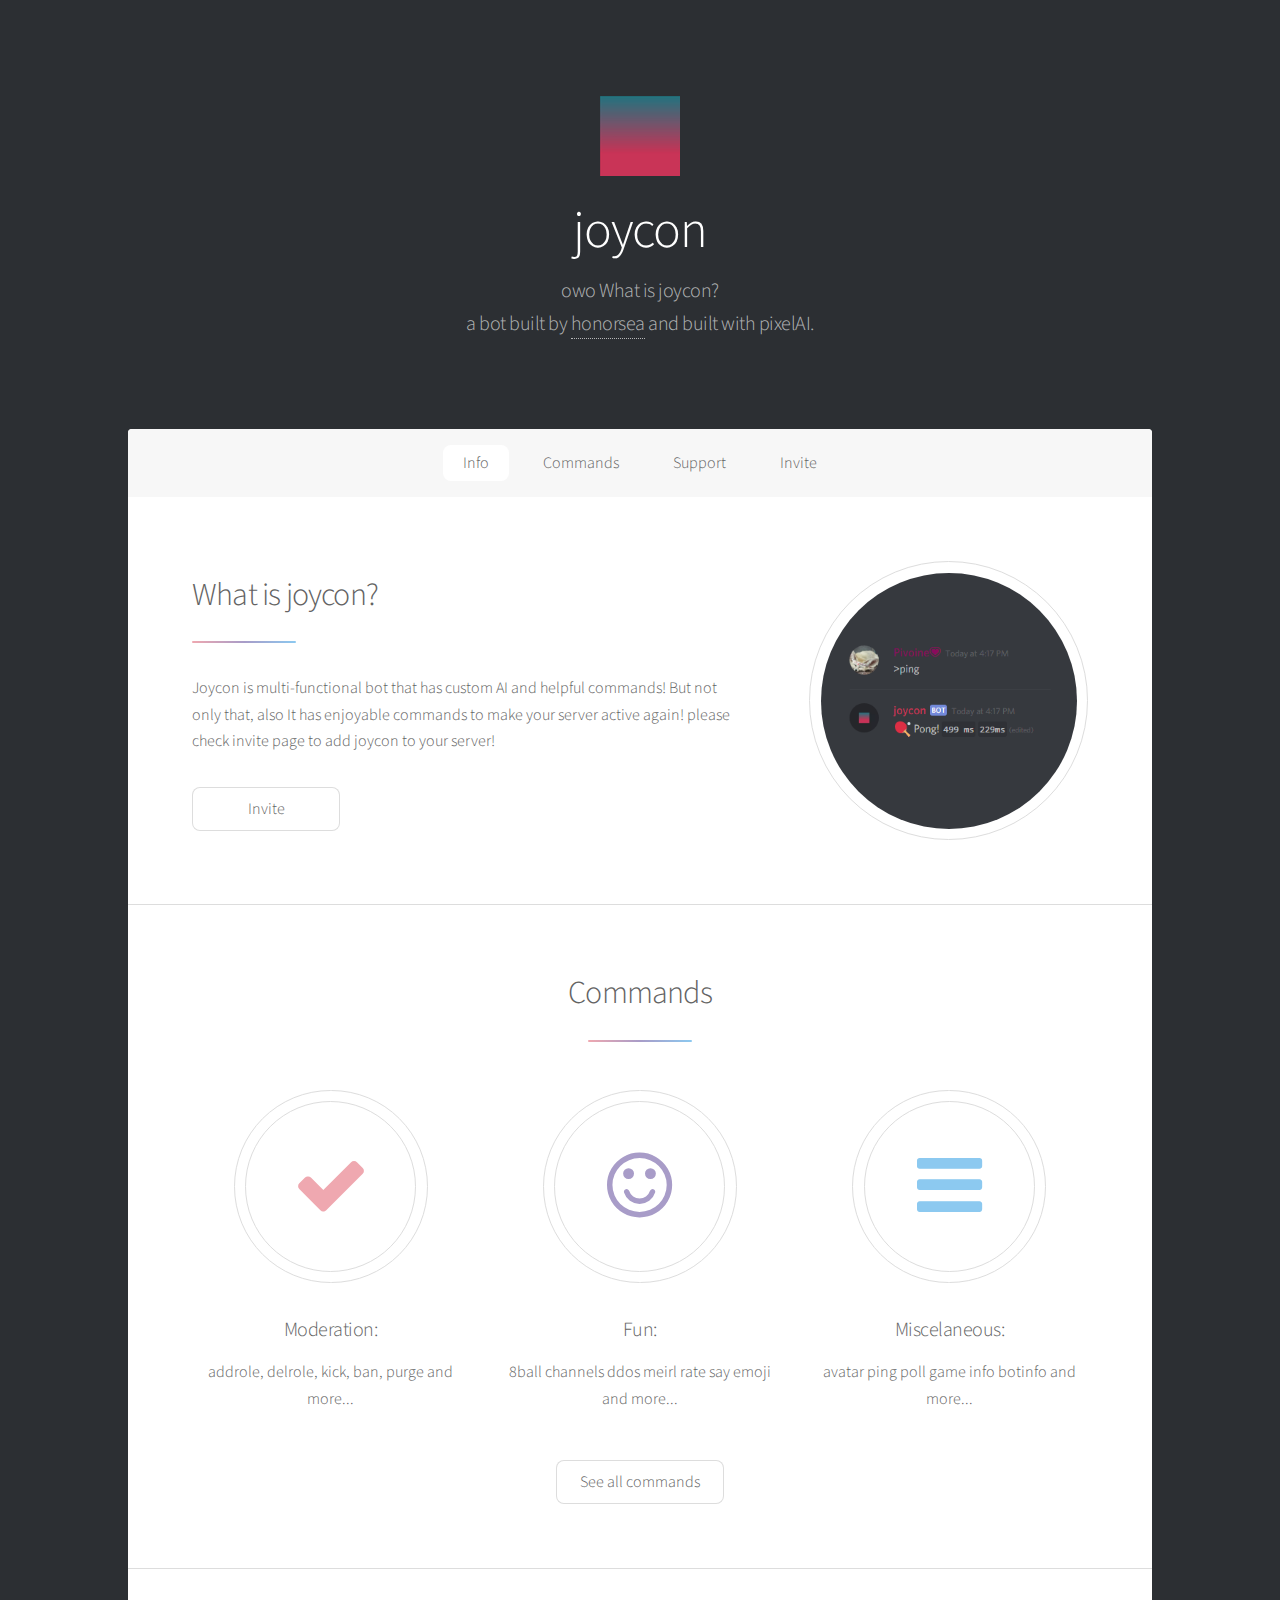
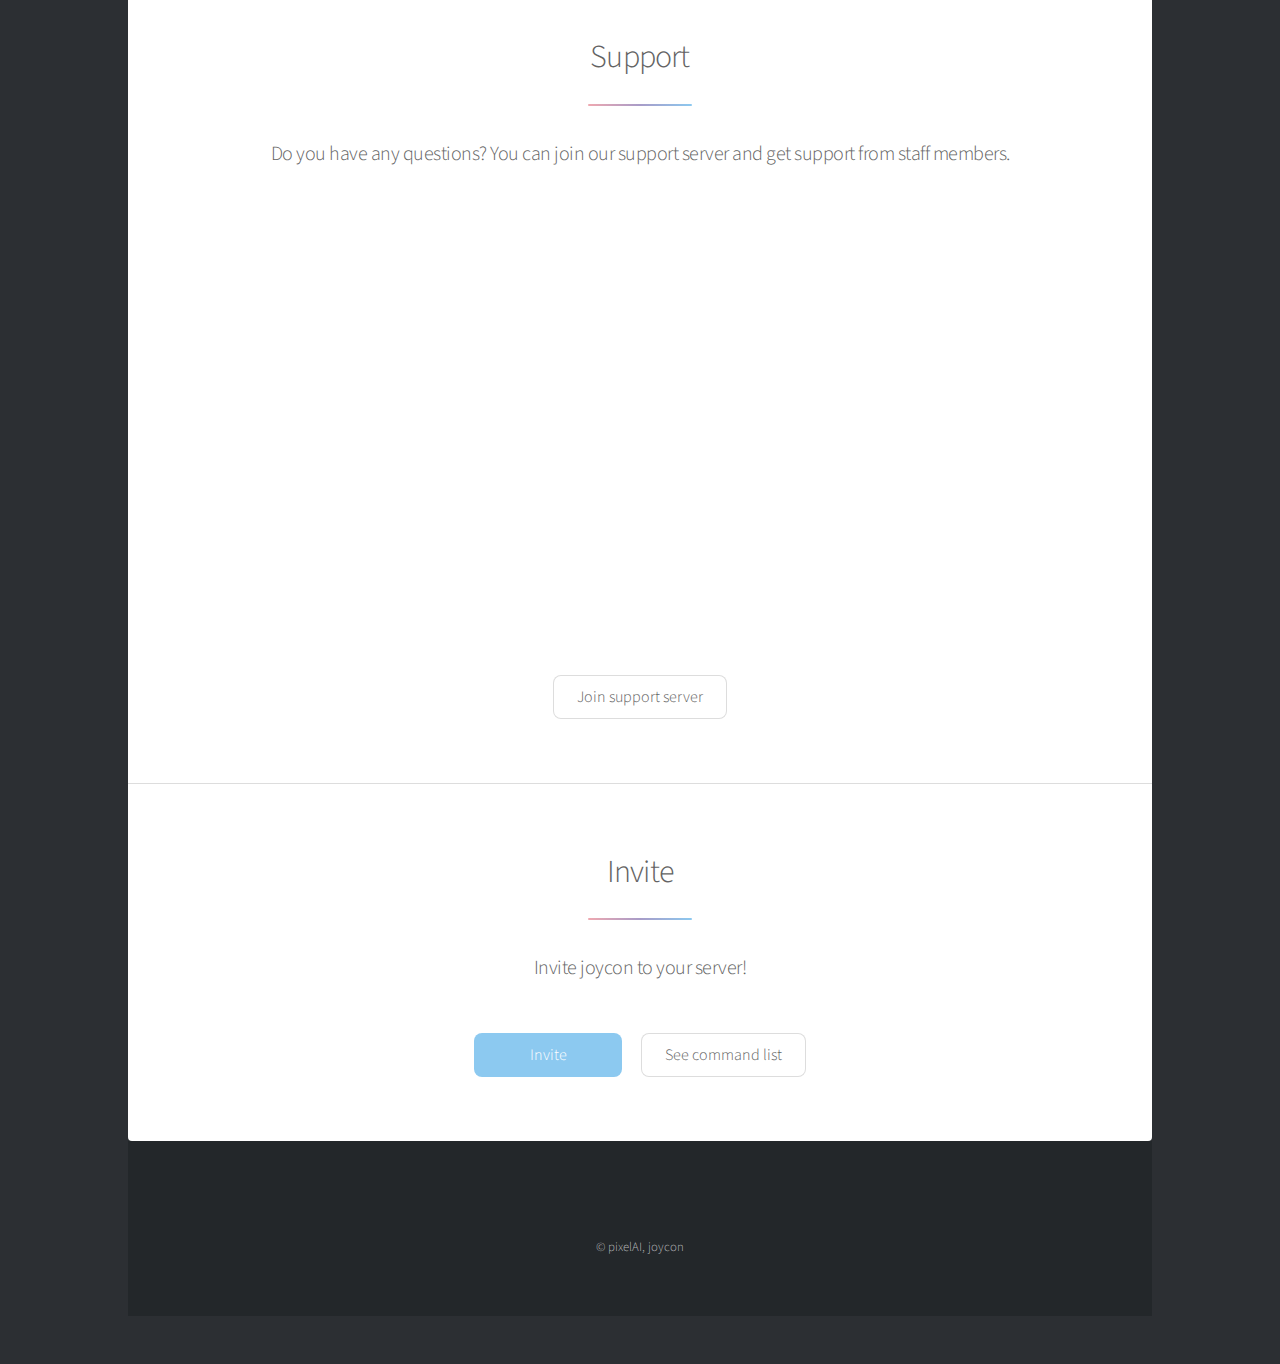
<file: index.html>
<!DOCTYPE HTML>
<html>
	<head>
		<title>joycon - owo</title>
		<link rel="icon" href="images/icon.png">
		<meta charset="utf-8" />
		<meta name="viewport" content="width=device-width, initial-scale=1" />
		<!--[if lte IE 8]><script src="assets/js/ie/html5shiv.js"></script><![endif]-->
		<link rel="stylesheet" href="assets/css/main.css" />
		<!--[if lte IE 9]><link rel="stylesheet" href="assets/css/ie9.css" /><![endif]-->
		<!--[if lte IE 8]><link rel="stylesheet" href="assets/css/ie8.css" /><![endif]-->
	</head>
	<body>

		<!-- Wrapper -->
			<div id="wrapper">

				<!-- Header -->
					<header id="header" class="alt">
						<span class="logo"><img src="images/logo.png" alt="" /></span>
						<h1>joycon</h1>
						<p>owo What is joycon?<br />
						a bot built by <a href="https://github.com/joyconbot">honorsea</a> and built with pixelAI.</p>
					</header>

				<!-- Nav -->
					<nav id="nav">
						<ul>
							<li><a href="#intro" class="active">Info</a></li>
							<li><a href="#first">Commands</a></li>
							<li><a href="#second">Support</a></li>
							<li><a href="#invite">Invite</a></li>
						</ul>
					</nav>

				<!-- Main -->
					<div id="main">

						<!-- Introduction -->
							<section id="intro" class="main">
								<div class="spotlight">
									<div class="content">
										<header class="major">
											<h2>What is joycon?</h2>
										</header>
										<p>Joycon is multi-functional bot that has custom AI and helpful commands! But not only
											that, also It has enjoyable commands to make your server active again! please check
											invite page to add joycon to your server!
										</p>
										<ul class="actions">
											<li><a href="#invite" class="button">Invite</a></li>
										</ul>
									</div>
									<span class="image"><img src="images/ping.png" alt="" /></span>
								</div>
							</section>

						<!-- First Section -->
							<section id="first" class="main special">
								<header class="major">
									<h2>Commands</h2>
								</header>
								<ul class="features">
									<li>
										<span class="icon major style1 fa-check"></span>
										<h3>Moderation:</h3>
										<p>addrole, delrole, kick, ban, purge and more...</p>
									</li>
									<li>
										<span class="icon major style3 fa-smile-o"></span>
										<h3>Fun:</h3>
										<p>8ball channels ddos meirl rate say emoji and more...</p>
									</li>
									<li>
										<span class="icon major style5 fa-bars"></span>
										<h3>Miscelaneous:</h3>
										<p>avatar ping poll game info botinfo and more...</p>
									</li>
								</ul>
								<footer class="major">
									<ul class="actions">
										<li><a href="commands.html" class="button">See all commands</a></li>
									</ul>
								</footer>
							</section>

						<!-- Second Section -->
							<section id="second" class="main special">
								<header class="major">
									<h2>Support</h2>
									<p>Do you have any questions? You can join our support server and get support from staff members.</p>
								</header>
								<iframe src="https://discordapp.com/widget?id=406784597863432192&theme=dark" width="650" height="400" allowtransparency="true" frameborder="0"></iframe>
								<p class="content"></p>
								<footer class="major">
									<ul class="actions">
										<li><a href="https://discord.gg/KVbAaJu" class="button">Join support server</a></li>
									</ul>
								</footer>
							</section>

						<!-- Get Started -->
							<section id="invite" class="main special">
								<header class="major">
									<h2>Invite</h2>
									<p>Invite joycon to your server!</p>
								</header>
								<footer class="major">
									<ul class="actions">
										<li><a href="https://discordapp.com/oauth2/authorize?client_id=406786066746441739&scope=bot&permissions=2146958591" class="button special">Invite</a></li>
										<li><a href="commands.html" class="button">See command list</a></li>
									</ul>
								</footer>
							</section>

					</div>

				<!-- Footer -->
					<footer id="footer">
						<p class="copyright">&copy; pixelAI, joycon</p>
					</footer>

			</div>

		<!-- Scripts -->
			<script src="assets/js/jquery.min.js"></script>
			<script src="assets/js/jquery.scrollex.min.js"></script>
			<script src="assets/js/jquery.scrolly.min.js"></script>
			<script src="assets/js/skel.min.js"></script>
			<script src="assets/js/util.js"></script>
			<!--[if lte IE 8]><script src="assets/js/ie/respond.min.js"></script><![endif]-->
			<script src="assets/js/main.js"></script>

	</body>
</html>
</file>
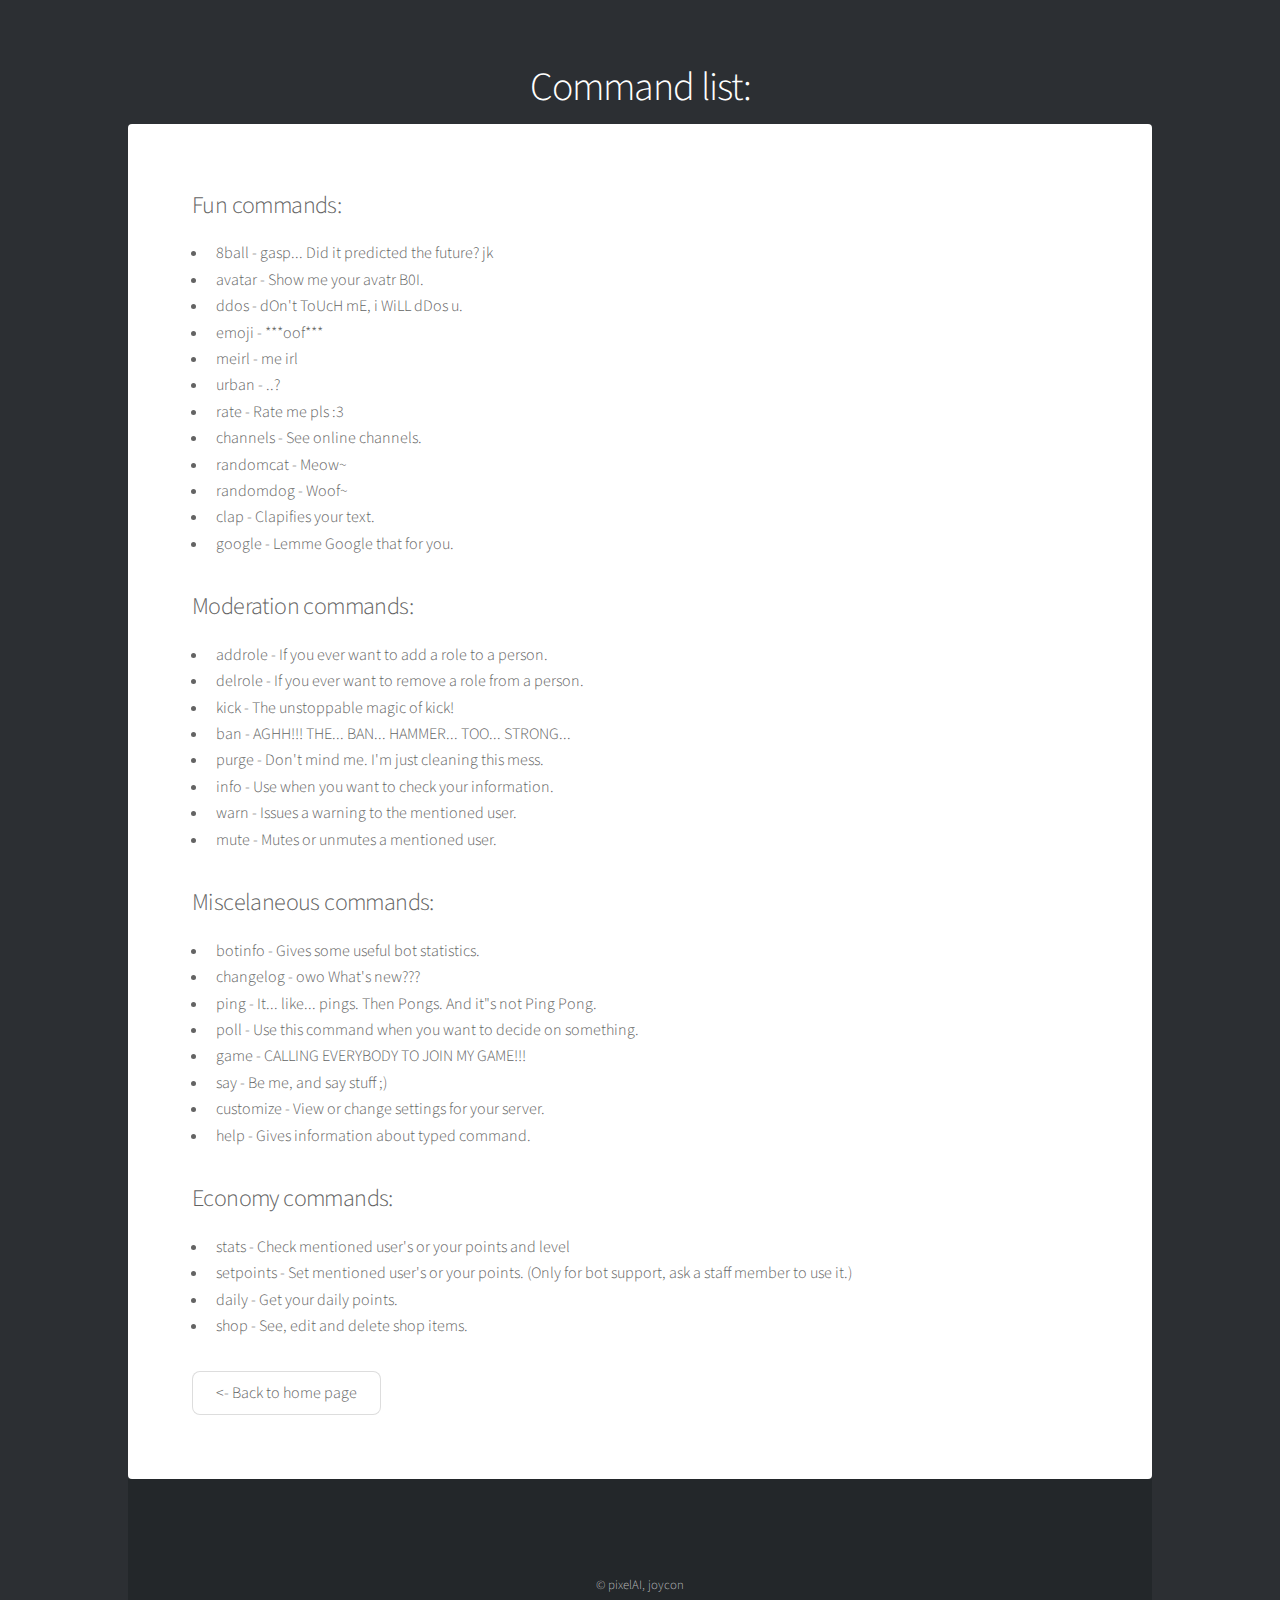
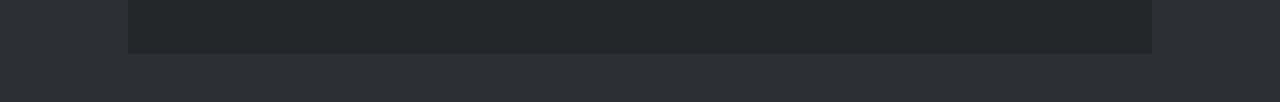
<file: commands.html>
<!DOCTYPE HTML>
<html>
	<head>
		<title>Command list - joycon</title>
		<link rel="icon" href="images/icon.png">
		<meta charset="utf-8" />
		<meta name="viewport" content="width=device-width, initial-scale=1" />
		<!--[if lte IE 8]><script src="assets/js/ie/html5shiv.js"></script><![endif]-->
		<link rel="stylesheet" href="assets/css/main.css" />
		<!--[if lte IE 9]><link rel="stylesheet" href="assets/css/ie9.css" /><![endif]-->
		<!--[if lte IE 8]><link rel="stylesheet" href="assets/css/ie8.css" /><![endif]-->
	</head>
	<body>

		<!-- Wrapper -->
			<div id="wrapper">

				<!-- Header -->
					<header id="header">
						<h1>Command list:</h1>
					</header>

				<!-- Main -->
					<div id="main">

						<!-- Content -->
							<section id="content" class="main">
								<h2>Fun commands:</h2>
								<ul>
									<li>8ball - gasp... Did it predicted the future? jk</li>
									<li>avatar - Show me your avatr B0I.</li>
									<li>ddos - dOn't ToUcH mE, i WiLL dDos u.</li>
									<li>emoji - ***oof***</li>
									<li>meirl - me irl</li>
									<li>urban - ..?</li>
									<li>rate - Rate me pls :3</li>
									<li>channels - See online channels.</li>
									<li>randomcat - Meow~</li>
									<li>randomdog - Woof~</li>
									<li>clap - Clapifies your text.</li>
									<li>google - Lemme Google that for you.</li>
								</ul>
								<h2>Moderation commands:</h2>
								<ul>
									<li>addrole - If you ever want to add a role to a person.</li>
									<li>delrole - If you ever want to remove a role from a person.</li>
									<li>kick - The unstoppable magic of kick!</li>
									<li>ban - AGHH!!! THE... BAN... HAMMER... TOO... STRONG...</li>
									<li>purge - Don't mind me. I'm just cleaning this mess.</li>
									<li>info - Use when you want to check your information.</li>
									<li>warn - Issues a warning to the mentioned user.</li>
									<li>mute - Mutes or unmutes a mentioned user.</li>
								</ul>
								<h2>Miscelaneous commands:</h2>
								<ul>
									<li>botinfo - Gives some useful bot statistics.</li>
									<li>changelog - owo What's new???</li>
									<li>ping - It... like... pings. Then Pongs. And it"s not Ping Pong.</li>
									<li>poll - Use this command when you want to decide on something.</li>
									<li>game - CALLING EVERYBODY TO JOIN MY GAME!!!</li>
									<li>say - Be me, and say stuff ;)</li>
									<li>customize - View or change settings for your server.</li>
									<li>help - 	Gives information about typed command.</li>
								</ul>
								<h2>Economy commands:</h2>
								<ul>
									<li>stats - Check mentioned user's or your points and level</li>
									<li>setpoints - Set mentioned user's or your points. (Only for bot support, ask a staff member to use it.)</li>
									<li>daily - Get your daily points.</li>
									<li>shop - See, edit and delete shop items.</li>
								</ul>
								<ul class="actions">
									<li><a href="index.html" class="button"><- Back to home page</a></li>
								</ul>
							</section>

					</div>

				<!-- Footer -->
					<footer id="footer">
						<p class="copyright">&copy; pixelAI, joycon</p>
					</footer>

			</div>

		<!-- Scripts -->
			<script src="assets/js/jquery.min.js"></script>
			<script src="assets/js/jquery.scrollex.min.js"></script>
			<script src="assets/js/jquery.scrolly.min.js"></script>
			<script src="assets/js/skel.min.js"></script>
			<script src="assets/js/util.js"></script>
			<!--[if lte IE 8]><script src="assets/js/ie/respond.min.js"></script><![endif]-->
			<script src="assets/js/main.js"></script>

	</body>
</html>
</file>
<file: assets/css/ie9.css>
/*
	Stellar by HTML5 UP
	html5up.net | @ajlkn
	Free for personal and commercial use under the CCA 3.0 license (html5up.net/license)
*/

/* Spotlight */

	.spotlight:after {
		content: '';
		display: block;
		clear: both;
	}

	.spotlight .content {
		float: left;
		width: 60%;
	}

	.spotlight .image {
		float: left;
	}

/* Features */

	.features:after {
		content: '';
		display: block;
		clear: both;
	}

	.features li {
		float: left;
	}

/* Statistics */

	.statistics {
		display: inline-block;
		width: auto;
	}

		.statistics:after {
			content: '';
			display: block;
			clear: both;
		}

		.statistics li {
			float: left;
			padding: 1.5em 2.5em;
		}

/* Footer */

	#footer > * {
		float: left;
	}

	#footer .copyright {
		clear: both;
	}
</file>
<file: assets/css/ie8.css>
/*
	Stellar by HTML5 UP
	html5up.net | @ajlkn
	Free for personal and commercial use under the CCA 3.0 license (html5up.net/license)
*/

/* Type */

	body {
		color: #ffffff;
	}

/* Button */

	.button {
		position: relative;
		border: solid 1px !important;
	}

		.button.special {
			border: none !important;
		}

/* Icon */

	.icon.major {
		-ms-behavior: url("assets/js/ie/PIE.htc");
	}

		.icon.major:before {
			font-size: 4em;
			border: 0;
		}

/* Spotlight */

	.spotlight .image {
		position: relative;
		-ms-behavior: url("assets/js/ie/PIE.htc");
	}

		.spotlight .image img {
			position: relative;
			-ms-behavior: url("assets/js/ie/PIE.htc");
		}

/* Features */

	.features li {
		width: 29%;
	}

/* Footer */

	#footer > * {
		width: 50%;
		margin-left: 0;
	}

/* Main */

	#main > .main > .image.main:first-child {
		margin-top: 0;
		margin-left: 0;
		width: 100%;
	}
</file>
<file: assets/css/main.css>
@import url(font-awesome.min.css);
@import "https://fonts.googleapis.com/css?family=Source+Sans+Pro:300,400";

/*
	Stellar by HTML5 UP
	html5up.net | @ajlkn
	Free for personal and commercial use under the CCA 3.0 license (html5up.net/license)
*/

/* Reset */

	html, body, div, span, applet, object, iframe, h1, h2, h3, h4, h5, h6, p, blockquote, pre, a, abbr, acronym, address, big, cite, code, del, dfn, em, img, ins, kbd, q, s, samp, small, strike, strong, sub, sup, tt, var, b, u, i, center, dl, dt, dd, ol, ul, li, fieldset, form, label, legend, table, caption, tbody, tfoot, thead, tr, th, td, article, aside, canvas, details, embed, figure, figcaption, footer, header, hgroup, menu, nav, output, ruby, section, summary, time, mark, audio, video {
		margin: 0;
		padding: 0;
		border: 0;
		font-size: 100%;
		font: inherit;
		vertical-align: baseline;
	}

	article, aside, details, figcaption, figure, footer, header, hgroup, menu, nav, section {
		display: block;
	}

	body {
		line-height: 1;
	}

	ol, ul {
		list-style: none;
	}

	blockquote, q {
		quotes: none;
	}

	blockquote:before, blockquote:after, q:before, q:after {
		content: '';
		content: none;
	}

	table {
		border-collapse: collapse;
		border-spacing: 0;
	}

	body {
		-webkit-text-size-adjust: none;
	}

/* Box Model */

	*, *:before, *:after {
		-moz-box-sizing: border-box;
		-webkit-box-sizing: border-box;
		box-sizing: border-box;
	}

/* Grid */

	.row {
		border-bottom: solid 1px transparent;
		-moz-box-sizing: border-box;
		-webkit-box-sizing: border-box;
		box-sizing: border-box;
	}

	.row > * {
		float: left;
		-moz-box-sizing: border-box;
		-webkit-box-sizing: border-box;
		box-sizing: border-box;
	}

	.row:after, .row:before {
		content: '';
		display: block;
		clear: both;
		height: 0;
	}

	.row.uniform > * > :first-child {
		margin-top: 0;
	}

	.row.uniform > * > :last-child {
		margin-bottom: 0;
	}

	.row.\30 \25 > * {
		padding: 0 0 0 0em;
	}

	.row.\30 \25 {
		margin: 0 0 -1px 0em;
	}

	.row.uniform.\30 \25 > * {
		padding: 0em 0 0 0em;
	}

	.row.uniform.\30 \25 {
		margin: 0em 0 -1px 0em;
	}

	.row > * {
		padding: 0 0 0 1.5em;
	}

	.row {
		margin: 0 0 -1px -1.5em;
	}

	.row.uniform > * {
		padding: 1.5em 0 0 1.5em;
	}

	.row.uniform {
		margin: -1.5em 0 -1px -1.5em;
	}

	.row.\32 00\25 > * {
		padding: 0 0 0 3em;
	}

	.row.\32 00\25 {
		margin: 0 0 -1px -3em;
	}

	.row.uniform.\32 00\25 > * {
		padding: 3em 0 0 3em;
	}

	.row.uniform.\32 00\25 {
		margin: -3em 0 -1px -3em;
	}

	.row.\31 50\25 > * {
		padding: 0 0 0 2.25em;
	}

	.row.\31 50\25 {
		margin: 0 0 -1px -2.25em;
	}

	.row.uniform.\31 50\25 > * {
		padding: 2.25em 0 0 2.25em;
	}

	.row.uniform.\31 50\25 {
		margin: -2.25em 0 -1px -2.25em;
	}

	.row.\35 0\25 > * {
		padding: 0 0 0 0.75em;
	}

	.row.\35 0\25 {
		margin: 0 0 -1px -0.75em;
	}

	.row.uniform.\35 0\25 > * {
		padding: 0.75em 0 0 0.75em;
	}

	.row.uniform.\35 0\25 {
		margin: -0.75em 0 -1px -0.75em;
	}

	.row.\32 5\25 > * {
		padding: 0 0 0 0.375em;
	}

	.row.\32 5\25 {
		margin: 0 0 -1px -0.375em;
	}

	.row.uniform.\32 5\25 > * {
		padding: 0.375em 0 0 0.375em;
	}

	.row.uniform.\32 5\25 {
		margin: -0.375em 0 -1px -0.375em;
	}

	.\31 2u, .\31 2u\24 {
		width: 100%;
		clear: none;
		margin-left: 0;
	}

	.\31 1u, .\31 1u\24 {
		width: 91.6666666667%;
		clear: none;
		margin-left: 0;
	}

	.\31 0u, .\31 0u\24 {
		width: 83.3333333333%;
		clear: none;
		margin-left: 0;
	}

	.\39 u, .\39 u\24 {
		width: 75%;
		clear: none;
		margin-left: 0;
	}

	.\38 u, .\38 u\24 {
		width: 66.6666666667%;
		clear: none;
		margin-left: 0;
	}

	.\37 u, .\37 u\24 {
		width: 58.3333333333%;
		clear: none;
		margin-left: 0;
	}

	.\36 u, .\36 u\24 {
		width: 50%;
		clear: none;
		margin-left: 0;
	}

	.\35 u, .\35 u\24 {
		width: 41.6666666667%;
		clear: none;
		margin-left: 0;
	}

	.\34 u, .\34 u\24 {
		width: 33.3333333333%;
		clear: none;
		margin-left: 0;
	}

	.\33 u, .\33 u\24 {
		width: 25%;
		clear: none;
		margin-left: 0;
	}

	.\32 u, .\32 u\24 {
		width: 16.6666666667%;
		clear: none;
		margin-left: 0;
	}

	.\31 u, .\31 u\24 {
		width: 8.3333333333%;
		clear: none;
		margin-left: 0;
	}

	.\31 2u\24 + *,
	.\31 1u\24 + *,
	.\31 0u\24 + *,
	.\39 u\24 + *,
	.\38 u\24 + *,
	.\37 u\24 + *,
	.\36 u\24 + *,
	.\35 u\24 + *,
	.\34 u\24 + *,
	.\33 u\24 + *,
	.\32 u\24 + *,
	.\31 u\24 + * {
		clear: left;
	}

	.\-11u {
		margin-left: 91.66667%;
	}

	.\-10u {
		margin-left: 83.33333%;
	}

	.\-9u {
		margin-left: 75%;
	}

	.\-8u {
		margin-left: 66.66667%;
	}

	.\-7u {
		margin-left: 58.33333%;
	}

	.\-6u {
		margin-left: 50%;
	}

	.\-5u {
		margin-left: 41.66667%;
	}

	.\-4u {
		margin-left: 33.33333%;
	}

	.\-3u {
		margin-left: 25%;
	}

	.\-2u {
		margin-left: 16.66667%;
	}

	.\-1u {
		margin-left: 8.33333%;
	}

	@media screen and (max-width: 1680px) {

		.row > * {
			padding: 0 0 0 1.5em;
		}

		.row {
			margin: 0 0 -1px -1.5em;
		}

		.row.uniform > * {
			padding: 1.5em 0 0 1.5em;
		}

		.row.uniform {
			margin: -1.5em 0 -1px -1.5em;
		}

		.row.\32 00\25 > * {
			padding: 0 0 0 3em;
		}

		.row.\32 00\25 {
			margin: 0 0 -1px -3em;
		}

		.row.uniform.\32 00\25 > * {
			padding: 3em 0 0 3em;
		}

		.row.uniform.\32 00\25 {
			margin: -3em 0 -1px -3em;
		}

		.row.\31 50\25 > * {
			padding: 0 0 0 2.25em;
		}

		.row.\31 50\25 {
			margin: 0 0 -1px -2.25em;
		}

		.row.uniform.\31 50\25 > * {
			padding: 2.25em 0 0 2.25em;
		}

		.row.uniform.\31 50\25 {
			margin: -2.25em 0 -1px -2.25em;
		}

		.row.\35 0\25 > * {
			padding: 0 0 0 0.75em;
		}

		.row.\35 0\25 {
			margin: 0 0 -1px -0.75em;
		}

		.row.uniform.\35 0\25 > * {
			padding: 0.75em 0 0 0.75em;
		}

		.row.uniform.\35 0\25 {
			margin: -0.75em 0 -1px -0.75em;
		}

		.row.\32 5\25 > * {
			padding: 0 0 0 0.375em;
		}

		.row.\32 5\25 {
			margin: 0 0 -1px -0.375em;
		}

		.row.uniform.\32 5\25 > * {
			padding: 0.375em 0 0 0.375em;
		}

		.row.uniform.\32 5\25 {
			margin: -0.375em 0 -1px -0.375em;
		}

		.\31 2u\28xlarge\29, .\31 2u\24\28xlarge\29 {
			width: 100%;
			clear: none;
			margin-left: 0;
		}

		.\31 1u\28xlarge\29, .\31 1u\24\28xlarge\29 {
			width: 91.6666666667%;
			clear: none;
			margin-left: 0;
		}

		.\31 0u\28xlarge\29, .\31 0u\24\28xlarge\29 {
			width: 83.3333333333%;
			clear: none;
			margin-left: 0;
		}

		.\39 u\28xlarge\29, .\39 u\24\28xlarge\29 {
			width: 75%;
			clear: none;
			margin-left: 0;
		}

		.\38 u\28xlarge\29, .\38 u\24\28xlarge\29 {
			width: 66.6666666667%;
			clear: none;
			margin-left: 0;
		}

		.\37 u\28xlarge\29, .\37 u\24\28xlarge\29 {
			width: 58.3333333333%;
			clear: none;
			margin-left: 0;
		}

		.\36 u\28xlarge\29, .\36 u\24\28xlarge\29 {
			width: 50%;
			clear: none;
			margin-left: 0;
		}

		.\35 u\28xlarge\29, .\35 u\24\28xlarge\29 {
			width: 41.6666666667%;
			clear: none;
			margin-left: 0;
		}

		.\34 u\28xlarge\29, .\34 u\24\28xlarge\29 {
			width: 33.3333333333%;
			clear: none;
			margin-left: 0;
		}

		.\33 u\28xlarge\29, .\33 u\24\28xlarge\29 {
			width: 25%;
			clear: none;
			margin-left: 0;
		}

		.\32 u\28xlarge\29, .\32 u\24\28xlarge\29 {
			width: 16.6666666667%;
			clear: none;
			margin-left: 0;
		}

		.\31 u\28xlarge\29, .\31 u\24\28xlarge\29 {
			width: 8.3333333333%;
			clear: none;
			margin-left: 0;
		}

		.\31 2u\24\28xlarge\29 + *,
		.\31 1u\24\28xlarge\29 + *,
		.\31 0u\24\28xlarge\29 + *,
		.\39 u\24\28xlarge\29 + *,
		.\38 u\24\28xlarge\29 + *,
		.\37 u\24\28xlarge\29 + *,
		.\36 u\24\28xlarge\29 + *,
		.\35 u\24\28xlarge\29 + *,
		.\34 u\24\28xlarge\29 + *,
		.\33 u\24\28xlarge\29 + *,
		.\32 u\24\28xlarge\29 + *,
		.\31 u\24\28xlarge\29 + * {
			clear: left;
		}

		.\-11u\28xlarge\29 {
			margin-left: 91.66667%;
		}

		.\-10u\28xlarge\29 {
			margin-left: 83.33333%;
		}

		.\-9u\28xlarge\29 {
			margin-left: 75%;
		}

		.\-8u\28xlarge\29 {
			margin-left: 66.66667%;
		}

		.\-7u\28xlarge\29 {
			margin-left: 58.33333%;
		}

		.\-6u\28xlarge\29 {
			margin-left: 50%;
		}

		.\-5u\28xlarge\29 {
			margin-left: 41.66667%;
		}

		.\-4u\28xlarge\29 {
			margin-left: 33.33333%;
		}

		.\-3u\28xlarge\29 {
			margin-left: 25%;
		}

		.\-2u\28xlarge\29 {
			margin-left: 16.66667%;
		}

		.\-1u\28xlarge\29 {
			margin-left: 8.33333%;
		}

	}

	@media screen and (max-width: 1280px) {

		.row > * {
			padding: 0 0 0 1.5em;
		}

		.row {
			margin: 0 0 -1px -1.5em;
		}

		.row.uniform > * {
			padding: 1.5em 0 0 1.5em;
		}

		.row.uniform {
			margin: -1.5em 0 -1px -1.5em;
		}

		.row.\32 00\25 > * {
			padding: 0 0 0 3em;
		}

		.row.\32 00\25 {
			margin: 0 0 -1px -3em;
		}

		.row.uniform.\32 00\25 > * {
			padding: 3em 0 0 3em;
		}

		.row.uniform.\32 00\25 {
			margin: -3em 0 -1px -3em;
		}

		.row.\31 50\25 > * {
			padding: 0 0 0 2.25em;
		}

		.row.\31 50\25 {
			margin: 0 0 -1px -2.25em;
		}

		.row.uniform.\31 50\25 > * {
			padding: 2.25em 0 0 2.25em;
		}

		.row.uniform.\31 50\25 {
			margin: -2.25em 0 -1px -2.25em;
		}

		.row.\35 0\25 > * {
			padding: 0 0 0 0.75em;
		}

		.row.\35 0\25 {
			margin: 0 0 -1px -0.75em;
		}

		.row.uniform.\35 0\25 > * {
			padding: 0.75em 0 0 0.75em;
		}

		.row.uniform.\35 0\25 {
			margin: -0.75em 0 -1px -0.75em;
		}

		.row.\32 5\25 > * {
			padding: 0 0 0 0.375em;
		}

		.row.\32 5\25 {
			margin: 0 0 -1px -0.375em;
		}

		.row.uniform.\32 5\25 > * {
			padding: 0.375em 0 0 0.375em;
		}

		.row.uniform.\32 5\25 {
			margin: -0.375em 0 -1px -0.375em;
		}

		.\31 2u\28large\29, .\31 2u\24\28large\29 {
			width: 100%;
			clear: none;
			margin-left: 0;
		}

		.\31 1u\28large\29, .\31 1u\24\28large\29 {
			width: 91.6666666667%;
			clear: none;
			margin-left: 0;
		}

		.\31 0u\28large\29, .\31 0u\24\28large\29 {
			width: 83.3333333333%;
			clear: none;
			margin-left: 0;
		}

		.\39 u\28large\29, .\39 u\24\28large\29 {
			width: 75%;
			clear: none;
			margin-left: 0;
		}

		.\38 u\28large\29, .\38 u\24\28large\29 {
			width: 66.6666666667%;
			clear: none;
			margin-left: 0;
		}

		.\37 u\28large\29, .\37 u\24\28large\29 {
			width: 58.3333333333%;
			clear: none;
			margin-left: 0;
		}

		.\36 u\28large\29, .\36 u\24\28large\29 {
			width: 50%;
			clear: none;
			margin-left: 0;
		}

		.\35 u\28large\29, .\35 u\24\28large\29 {
			width: 41.6666666667%;
			clear: none;
			margin-left: 0;
		}

		.\34 u\28large\29, .\34 u\24\28large\29 {
			width: 33.3333333333%;
			clear: none;
			margin-left: 0;
		}

		.\33 u\28large\29, .\33 u\24\28large\29 {
			width: 25%;
			clear: none;
			margin-left: 0;
		}

		.\32 u\28large\29, .\32 u\24\28large\29 {
			width: 16.6666666667%;
			clear: none;
			margin-left: 0;
		}

		.\31 u\28large\29, .\31 u\24\28large\29 {
			width: 8.3333333333%;
			clear: none;
			margin-left: 0;
		}

		.\31 2u\24\28large\29 + *,
		.\31 1u\24\28large\29 + *,
		.\31 0u\24\28large\29 + *,
		.\39 u\24\28large\29 + *,
		.\38 u\24\28large\29 + *,
		.\37 u\24\28large\29 + *,
		.\36 u\24\28large\29 + *,
		.\35 u\24\28large\29 + *,
		.\34 u\24\28large\29 + *,
		.\33 u\24\28large\29 + *,
		.\32 u\24\28large\29 + *,
		.\31 u\24\28large\29 + * {
			clear: left;
		}

		.\-11u\28large\29 {
			margin-left: 91.66667%;
		}

		.\-10u\28large\29 {
			margin-left: 83.33333%;
		}

		.\-9u\28large\29 {
			margin-left: 75%;
		}

		.\-8u\28large\29 {
			margin-left: 66.66667%;
		}

		.\-7u\28large\29 {
			margin-left: 58.33333%;
		}

		.\-6u\28large\29 {
			margin-left: 50%;
		}

		.\-5u\28large\29 {
			margin-left: 41.66667%;
		}

		.\-4u\28large\29 {
			margin-left: 33.33333%;
		}

		.\-3u\28large\29 {
			margin-left: 25%;
		}

		.\-2u\28large\29 {
			margin-left: 16.66667%;
		}

		.\-1u\28large\29 {
			margin-left: 8.33333%;
		}

	}

	@media screen and (max-width: 980px) {

		.row > * {
			padding: 0 0 0 1.5em;
		}

		.row {
			margin: 0 0 -1px -1.5em;
		}

		.row.uniform > * {
			padding: 1.5em 0 0 1.5em;
		}

		.row.uniform {
			margin: -1.5em 0 -1px -1.5em;
		}

		.row.\32 00\25 > * {
			padding: 0 0 0 3em;
		}

		.row.\32 00\25 {
			margin: 0 0 -1px -3em;
		}

		.row.uniform.\32 00\25 > * {
			padding: 3em 0 0 3em;
		}

		.row.uniform.\32 00\25 {
			margin: -3em 0 -1px -3em;
		}

		.row.\31 50\25 > * {
			padding: 0 0 0 2.25em;
		}

		.row.\31 50\25 {
			margin: 0 0 -1px -2.25em;
		}

		.row.uniform.\31 50\25 > * {
			padding: 2.25em 0 0 2.25em;
		}

		.row.uniform.\31 50\25 {
			margin: -2.25em 0 -1px -2.25em;
		}

		.row.\35 0\25 > * {
			padding: 0 0 0 0.75em;
		}

		.row.\35 0\25 {
			margin: 0 0 -1px -0.75em;
		}

		.row.uniform.\35 0\25 > * {
			padding: 0.75em 0 0 0.75em;
		}

		.row.uniform.\35 0\25 {
			margin: -0.75em 0 -1px -0.75em;
		}

		.row.\32 5\25 > * {
			padding: 0 0 0 0.375em;
		}

		.row.\32 5\25 {
			margin: 0 0 -1px -0.375em;
		}

		.row.uniform.\32 5\25 > * {
			padding: 0.375em 0 0 0.375em;
		}

		.row.uniform.\32 5\25 {
			margin: -0.375em 0 -1px -0.375em;
		}

		.\31 2u\28medium\29, .\31 2u\24\28medium\29 {
			width: 100%;
			clear: none;
			margin-left: 0;
		}

		.\31 1u\28medium\29, .\31 1u\24\28medium\29 {
			width: 91.6666666667%;
			clear: none;
			margin-left: 0;
		}

		.\31 0u\28medium\29, .\31 0u\24\28medium\29 {
			width: 83.3333333333%;
			clear: none;
			margin-left: 0;
		}

		.\39 u\28medium\29, .\39 u\24\28medium\29 {
			width: 75%;
			clear: none;
			margin-left: 0;
		}

		.\38 u\28medium\29, .\38 u\24\28medium\29 {
			width: 66.6666666667%;
			clear: none;
			margin-left: 0;
		}

		.\37 u\28medium\29, .\37 u\24\28medium\29 {
			width: 58.3333333333%;
			clear: none;
			margin-left: 0;
		}

		.\36 u\28medium\29, .\36 u\24\28medium\29 {
			width: 50%;
			clear: none;
			margin-left: 0;
		}

		.\35 u\28medium\29, .\35 u\24\28medium\29 {
			width: 41.6666666667%;
			clear: none;
			margin-left: 0;
		}

		.\34 u\28medium\29, .\34 u\24\28medium\29 {
			width: 33.3333333333%;
			clear: none;
			margin-left: 0;
		}

		.\33 u\28medium\29, .\33 u\24\28medium\29 {
			width: 25%;
			clear: none;
			margin-left: 0;
		}

		.\32 u\28medium\29, .\32 u\24\28medium\29 {
			width: 16.6666666667%;
			clear: none;
			margin-left: 0;
		}

		.\31 u\28medium\29, .\31 u\24\28medium\29 {
			width: 8.3333333333%;
			clear: none;
			margin-left: 0;
		}

		.\31 2u\24\28medium\29 + *,
		.\31 1u\24\28medium\29 + *,
		.\31 0u\24\28medium\29 + *,
		.\39 u\24\28medium\29 + *,
		.\38 u\24\28medium\29 + *,
		.\37 u\24\28medium\29 + *,
		.\36 u\24\28medium\29 + *,
		.\35 u\24\28medium\29 + *,
		.\34 u\24\28medium\29 + *,
		.\33 u\24\28medium\29 + *,
		.\32 u\24\28medium\29 + *,
		.\31 u\24\28medium\29 + * {
			clear: left;
		}

		.\-11u\28medium\29 {
			margin-left: 91.66667%;
		}

		.\-10u\28medium\29 {
			margin-left: 83.33333%;
		}

		.\-9u\28medium\29 {
			margin-left: 75%;
		}

		.\-8u\28medium\29 {
			margin-left: 66.66667%;
		}

		.\-7u\28medium\29 {
			margin-left: 58.33333%;
		}

		.\-6u\28medium\29 {
			margin-left: 50%;
		}

		.\-5u\28medium\29 {
			margin-left: 41.66667%;
		}

		.\-4u\28medium\29 {
			margin-left: 33.33333%;
		}

		.\-3u\28medium\29 {
			margin-left: 25%;
		}

		.\-2u\28medium\29 {
			margin-left: 16.66667%;
		}

		.\-1u\28medium\29 {
			margin-left: 8.33333%;
		}

	}

	@media screen and (max-width: 736px) {

		.row > * {
			padding: 0 0 0 1em;
		}

		.row {
			margin: 0 0 -1px -1em;
		}

		.row.uniform > * {
			padding: 1em 0 0 1em;
		}

		.row.uniform {
			margin: -1em 0 -1px -1em;
		}

		.row.\32 00\25 > * {
			padding: 0 0 0 2em;
		}

		.row.\32 00\25 {
			margin: 0 0 -1px -2em;
		}

		.row.uniform.\32 00\25 > * {
			padding: 2em 0 0 2em;
		}

		.row.uniform.\32 00\25 {
			margin: -2em 0 -1px -2em;
		}

		.row.\31 50\25 > * {
			padding: 0 0 0 1.5em;
		}

		.row.\31 50\25 {
			margin: 0 0 -1px -1.5em;
		}

		.row.uniform.\31 50\25 > * {
			padding: 1.5em 0 0 1.5em;
		}

		.row.uniform.\31 50\25 {
			margin: -1.5em 0 -1px -1.5em;
		}

		.row.\35 0\25 > * {
			padding: 0 0 0 0.5em;
		}

		.row.\35 0\25 {
			margin: 0 0 -1px -0.5em;
		}

		.row.uniform.\35 0\25 > * {
			padding: 0.5em 0 0 0.5em;
		}

		.row.uniform.\35 0\25 {
			margin: -0.5em 0 -1px -0.5em;
		}

		.row.\32 5\25 > * {
			padding: 0 0 0 0.25em;
		}

		.row.\32 5\25 {
			margin: 0 0 -1px -0.25em;
		}

		.row.uniform.\32 5\25 > * {
			padding: 0.25em 0 0 0.25em;
		}

		.row.uniform.\32 5\25 {
			margin: -0.25em 0 -1px -0.25em;
		}

		.\31 2u\28small\29, .\31 2u\24\28small\29 {
			width: 100%;
			clear: none;
			margin-left: 0;
		}

		.\31 1u\28small\29, .\31 1u\24\28small\29 {
			width: 91.6666666667%;
			clear: none;
			margin-left: 0;
		}

		.\31 0u\28small\29, .\31 0u\24\28small\29 {
			width: 83.3333333333%;
			clear: none;
			margin-left: 0;
		}

		.\39 u\28small\29, .\39 u\24\28small\29 {
			width: 75%;
			clear: none;
			margin-left: 0;
		}

		.\38 u\28small\29, .\38 u\24\28small\29 {
			width: 66.6666666667%;
			clear: none;
			margin-left: 0;
		}

		.\37 u\28small\29, .\37 u\24\28small\29 {
			width: 58.3333333333%;
			clear: none;
			margin-left: 0;
		}

		.\36 u\28small\29, .\36 u\24\28small\29 {
			width: 50%;
			clear: none;
			margin-left: 0;
		}

		.\35 u\28small\29, .\35 u\24\28small\29 {
			width: 41.6666666667%;
			clear: none;
			margin-left: 0;
		}

		.\34 u\28small\29, .\34 u\24\28small\29 {
			width: 33.3333333333%;
			clear: none;
			margin-left: 0;
		}

		.\33 u\28small\29, .\33 u\24\28small\29 {
			width: 25%;
			clear: none;
			margin-left: 0;
		}

		.\32 u\28small\29, .\32 u\24\28small\29 {
			width: 16.6666666667%;
			clear: none;
			margin-left: 0;
		}

		.\31 u\28small\29, .\31 u\24\28small\29 {
			width: 8.3333333333%;
			clear: none;
			margin-left: 0;
		}

		.\31 2u\24\28small\29 + *,
		.\31 1u\24\28small\29 + *,
		.\31 0u\24\28small\29 + *,
		.\39 u\24\28small\29 + *,
		.\38 u\24\28small\29 + *,
		.\37 u\24\28small\29 + *,
		.\36 u\24\28small\29 + *,
		.\35 u\24\28small\29 + *,
		.\34 u\24\28small\29 + *,
		.\33 u\24\28small\29 + *,
		.\32 u\24\28small\29 + *,
		.\31 u\24\28small\29 + * {
			clear: left;
		}

		.\-11u\28small\29 {
			margin-left: 91.66667%;
		}

		.\-10u\28small\29 {
			margin-left: 83.33333%;
		}

		.\-9u\28small\29 {
			margin-left: 75%;
		}

		.\-8u\28small\29 {
			margin-left: 66.66667%;
		}

		.\-7u\28small\29 {
			margin-left: 58.33333%;
		}

		.\-6u\28small\29 {
			margin-left: 50%;
		}

		.\-5u\28small\29 {
			margin-left: 41.66667%;
		}

		.\-4u\28small\29 {
			margin-left: 33.33333%;
		}

		.\-3u\28small\29 {
			margin-left: 25%;
		}

		.\-2u\28small\29 {
			margin-left: 16.66667%;
		}

		.\-1u\28small\29 {
			margin-left: 8.33333%;
		}

	}

	@media screen and (max-width: 480px) {

		.row > * {
			padding: 0 0 0 1em;
		}

		.row {
			margin: 0 0 -1px -1em;
		}

		.row.uniform > * {
			padding: 1em 0 0 1em;
		}

		.row.uniform {
			margin: -1em 0 -1px -1em;
		}

		.row.\32 00\25 > * {
			padding: 0 0 0 2em;
		}

		.row.\32 00\25 {
			margin: 0 0 -1px -2em;
		}

		.row.uniform.\32 00\25 > * {
			padding: 2em 0 0 2em;
		}

		.row.uniform.\32 00\25 {
			margin: -2em 0 -1px -2em;
		}

		.row.\31 50\25 > * {
			padding: 0 0 0 1.5em;
		}

		.row.\31 50\25 {
			margin: 0 0 -1px -1.5em;
		}

		.row.uniform.\31 50\25 > * {
			padding: 1.5em 0 0 1.5em;
		}

		.row.uniform.\31 50\25 {
			margin: -1.5em 0 -1px -1.5em;
		}

		.row.\35 0\25 > * {
			padding: 0 0 0 0.5em;
		}

		.row.\35 0\25 {
			margin: 0 0 -1px -0.5em;
		}

		.row.uniform.\35 0\25 > * {
			padding: 0.5em 0 0 0.5em;
		}

		.row.uniform.\35 0\25 {
			margin: -0.5em 0 -1px -0.5em;
		}

		.row.\32 5\25 > * {
			padding: 0 0 0 0.25em;
		}

		.row.\32 5\25 {
			margin: 0 0 -1px -0.25em;
		}

		.row.uniform.\32 5\25 > * {
			padding: 0.25em 0 0 0.25em;
		}

		.row.uniform.\32 5\25 {
			margin: -0.25em 0 -1px -0.25em;
		}

		.\31 2u\28xsmall\29, .\31 2u\24\28xsmall\29 {
			width: 100%;
			clear: none;
			margin-left: 0;
		}

		.\31 1u\28xsmall\29, .\31 1u\24\28xsmall\29 {
			width: 91.6666666667%;
			clear: none;
			margin-left: 0;
		}

		.\31 0u\28xsmall\29, .\31 0u\24\28xsmall\29 {
			width: 83.3333333333%;
			clear: none;
			margin-left: 0;
		}

		.\39 u\28xsmall\29, .\39 u\24\28xsmall\29 {
			width: 75%;
			clear: none;
			margin-left: 0;
		}

		.\38 u\28xsmall\29, .\38 u\24\28xsmall\29 {
			width: 66.6666666667%;
			clear: none;
			margin-left: 0;
		}

		.\37 u\28xsmall\29, .\37 u\24\28xsmall\29 {
			width: 58.3333333333%;
			clear: none;
			margin-left: 0;
		}

		.\36 u\28xsmall\29, .\36 u\24\28xsmall\29 {
			width: 50%;
			clear: none;
			margin-left: 0;
		}

		.\35 u\28xsmall\29, .\35 u\24\28xsmall\29 {
			width: 41.6666666667%;
			clear: none;
			margin-left: 0;
		}

		.\34 u\28xsmall\29, .\34 u\24\28xsmall\29 {
			width: 33.3333333333%;
			clear: none;
			margin-left: 0;
		}

		.\33 u\28xsmall\29, .\33 u\24\28xsmall\29 {
			width: 25%;
			clear: none;
			margin-left: 0;
		}

		.\32 u\28xsmall\29, .\32 u\24\28xsmall\29 {
			width: 16.6666666667%;
			clear: none;
			margin-left: 0;
		}

		.\31 u\28xsmall\29, .\31 u\24\28xsmall\29 {
			width: 8.3333333333%;
			clear: none;
			margin-left: 0;
		}

		.\31 2u\24\28xsmall\29 + *,
		.\31 1u\24\28xsmall\29 + *,
		.\31 0u\24\28xsmall\29 + *,
		.\39 u\24\28xsmall\29 + *,
		.\38 u\24\28xsmall\29 + *,
		.\37 u\24\28xsmall\29 + *,
		.\36 u\24\28xsmall\29 + *,
		.\35 u\24\28xsmall\29 + *,
		.\34 u\24\28xsmall\29 + *,
		.\33 u\24\28xsmall\29 + *,
		.\32 u\24\28xsmall\29 + *,
		.\31 u\24\28xsmall\29 + * {
			clear: left;
		}

		.\-11u\28xsmall\29 {
			margin-left: 91.66667%;
		}

		.\-10u\28xsmall\29 {
			margin-left: 83.33333%;
		}

		.\-9u\28xsmall\29 {
			margin-left: 75%;
		}

		.\-8u\28xsmall\29 {
			margin-left: 66.66667%;
		}

		.\-7u\28xsmall\29 {
			margin-left: 58.33333%;
		}

		.\-6u\28xsmall\29 {
			margin-left: 50%;
		}

		.\-5u\28xsmall\29 {
			margin-left: 41.66667%;
		}

		.\-4u\28xsmall\29 {
			margin-left: 33.33333%;
		}

		.\-3u\28xsmall\29 {
			margin-left: 25%;
		}

		.\-2u\28xsmall\29 {
			margin-left: 16.66667%;
		}

		.\-1u\28xsmall\29 {
			margin-left: 8.33333%;
		}

	}

	@media screen and (max-width: 360px) {

		.row > * {
			padding: 0 0 0 1em;
		}

		.row {
			margin: 0 0 -1px -1em;
		}

		.row.uniform > * {
			padding: 1em 0 0 1em;
		}

		.row.uniform {
			margin: -1em 0 -1px -1em;
		}

		.row.\32 00\25 > * {
			padding: 0 0 0 2em;
		}

		.row.\32 00\25 {
			margin: 0 0 -1px -2em;
		}

		.row.uniform.\32 00\25 > * {
			padding: 2em 0 0 2em;
		}

		.row.uniform.\32 00\25 {
			margin: -2em 0 -1px -2em;
		}

		.row.\31 50\25 > * {
			padding: 0 0 0 1.5em;
		}

		.row.\31 50\25 {
			margin: 0 0 -1px -1.5em;
		}

		.row.uniform.\31 50\25 > * {
			padding: 1.5em 0 0 1.5em;
		}

		.row.uniform.\31 50\25 {
			margin: -1.5em 0 -1px -1.5em;
		}

		.row.\35 0\25 > * {
			padding: 0 0 0 0.5em;
		}

		.row.\35 0\25 {
			margin: 0 0 -1px -0.5em;
		}

		.row.uniform.\35 0\25 > * {
			padding: 0.5em 0 0 0.5em;
		}

		.row.uniform.\35 0\25 {
			margin: -0.5em 0 -1px -0.5em;
		}

		.row.\32 5\25 > * {
			padding: 0 0 0 0.25em;
		}

		.row.\32 5\25 {
			margin: 0 0 -1px -0.25em;
		}

		.row.uniform.\32 5\25 > * {
			padding: 0.25em 0 0 0.25em;
		}

		.row.uniform.\32 5\25 {
			margin: -0.25em 0 -1px -0.25em;
		}

		.\31 2u\28xxsmall\29, .\31 2u\24\28xxsmall\29 {
			width: 100%;
			clear: none;
			margin-left: 0;
		}

		.\31 1u\28xxsmall\29, .\31 1u\24\28xxsmall\29 {
			width: 91.6666666667%;
			clear: none;
			margin-left: 0;
		}

		.\31 0u\28xxsmall\29, .\31 0u\24\28xxsmall\29 {
			width: 83.3333333333%;
			clear: none;
			margin-left: 0;
		}

		.\39 u\28xxsmall\29, .\39 u\24\28xxsmall\29 {
			width: 75%;
			clear: none;
			margin-left: 0;
		}

		.\38 u\28xxsmall\29, .\38 u\24\28xxsmall\29 {
			width: 66.6666666667%;
			clear: none;
			margin-left: 0;
		}

		.\37 u\28xxsmall\29, .\37 u\24\28xxsmall\29 {
			width: 58.3333333333%;
			clear: none;
			margin-left: 0;
		}

		.\36 u\28xxsmall\29, .\36 u\24\28xxsmall\29 {
			width: 50%;
			clear: none;
			margin-left: 0;
		}

		.\35 u\28xxsmall\29, .\35 u\24\28xxsmall\29 {
			width: 41.6666666667%;
			clear: none;
			margin-left: 0;
		}

		.\34 u\28xxsmall\29, .\34 u\24\28xxsmall\29 {
			width: 33.3333333333%;
			clear: none;
			margin-left: 0;
		}

		.\33 u\28xxsmall\29, .\33 u\24\28xxsmall\29 {
			width: 25%;
			clear: none;
			margin-left: 0;
		}

		.\32 u\28xxsmall\29, .\32 u\24\28xxsmall\29 {
			width: 16.6666666667%;
			clear: none;
			margin-left: 0;
		}

		.\31 u\28xxsmall\29, .\31 u\24\28xxsmall\29 {
			width: 8.3333333333%;
			clear: none;
			margin-left: 0;
		}

		.\31 2u\24\28xxsmall\29 + *,
		.\31 1u\24\28xxsmall\29 + *,
		.\31 0u\24\28xxsmall\29 + *,
		.\39 u\24\28xxsmall\29 + *,
		.\38 u\24\28xxsmall\29 + *,
		.\37 u\24\28xxsmall\29 + *,
		.\36 u\24\28xxsmall\29 + *,
		.\35 u\24\28xxsmall\29 + *,
		.\34 u\24\28xxsmall\29 + *,
		.\33 u\24\28xxsmall\29 + *,
		.\32 u\24\28xxsmall\29 + *,
		.\31 u\24\28xxsmall\29 + * {
			clear: left;
		}

		.\-11u\28xxsmall\29 {
			margin-left: 91.66667%;
		}

		.\-10u\28xxsmall\29 {
			margin-left: 83.33333%;
		}

		.\-9u\28xxsmall\29 {
			margin-left: 75%;
		}

		.\-8u\28xxsmall\29 {
			margin-left: 66.66667%;
		}

		.\-7u\28xxsmall\29 {
			margin-left: 58.33333%;
		}

		.\-6u\28xxsmall\29 {
			margin-left: 50%;
		}

		.\-5u\28xxsmall\29 {
			margin-left: 41.66667%;
		}

		.\-4u\28xxsmall\29 {
			margin-left: 33.33333%;
		}

		.\-3u\28xxsmall\29 {
			margin-left: 25%;
		}

		.\-2u\28xxsmall\29 {
			margin-left: 16.66667%;
		}

		.\-1u\28xxsmall\29 {
			margin-left: 8.33333%;
		}

	}

/* Basic */

	@-ms-viewport {
		width: device-width;
	}

	body {
		-ms-overflow-style: scrollbar;
	}

	@media screen and (max-width: 480px) {

		html, body {
			min-width: 320px;
		}

	}

	body {
		background-color: #2C2F33;
	}

		body.is-loading *, body.is-loading *:before, body.is-loading *:after {
			-moz-animation: none !important;
			-webkit-animation: none !important;
			-ms-animation: none !important;
			animation: none !important;
			-moz-transition: none !important;
			-webkit-transition: none !important;
			-ms-transition: none !important;
			transition: none !important;
		}

/* Type */

	body {
		background-color: #2C2F33;
		color: rgba(255, 255, 255, 0.65);
	}

	body, input, select, textarea {
		font-family: "Source Sans Pro", Helvetica, sans-serif;
		font-size: 17pt;
		font-weight: 300;
		line-height: 1.65;
	}

		@media screen and (max-width: 1680px) {

			body, input, select, textarea {
				font-size: 14pt;
			}

		}

		@media screen and (max-width: 1280px) {

			body, input, select, textarea {
				font-size: 12pt;
			}

		}

		@media screen and (max-width: 360px) {

			body, input, select, textarea {
				font-size: 11pt;
			}

		}

	a {
		-moz-transition: color 0.2s ease, border-bottom 0.2s ease;
		-webkit-transition: color 0.2s ease, border-bottom 0.2s ease;
		-ms-transition: color 0.2s ease, border-bottom 0.2s ease;
		transition: color 0.2s ease, border-bottom 0.2s ease;
		text-decoration: none;
		border-bottom: dotted 1px;
		color: inherit;
	}

		a:hover {
			border-bottom-color: transparent;
		}

	strong, b {
		font-weight: 400;
	}

	em, i {
		font-style: italic;
	}

	p {
		margin: 0 0 2em 0;
	}

		p.content {
			-moz-columns: 20em 2;
			-webkit-columns: 20em 2;
			-ms-columns: 20em 2;
			columns: 20em 2;
			-moz-column-gap: 2em;
			-webkit-column-gap: 2em;
			-ms-column-gap: 2em;
			column-gap: 2em;
			text-align: justify;
		}

	h1, h2, h3, h4, h5, h6 {
		font-weight: 300;
		line-height: 1.5;
		margin: 0 0 0.7em 0;
		letter-spacing: -0.025em;
	}

		h1 a, h2 a, h3 a, h4 a, h5 a, h6 a {
			color: inherit;
			text-decoration: none;
		}

	h1 {
		font-size: 2.5em;
		line-height: 1.2;
	}

	h2 {
		font-size: 1.5em;
	}

	h3 {
		font-size: 1.25em;
	}

	h4 {
		font-size: 1.1em;
	}

	h5 {
		font-size: 0.9em;
	}

	h6 {
		font-size: 0.7em;
	}

	@media screen and (max-width: 736px) {

		h1 {
			font-size: 2em;
		}

	}

	sub {
		font-size: 0.8em;
		position: relative;
		top: 0.5em;
	}

	sup {
		font-size: 0.8em;
		position: relative;
		top: -0.5em;
	}

	blockquote {
		border-left: solid 4px;
		font-style: italic;
		margin: 0 0 2em 0;
		padding: 0.5em 0 0.5em 2em;
	}

	code {
		border-radius: 8px;
		border: solid 1px;
		font-family: "Courier New", monospace;
		font-size: 0.9em;
		margin: 0 0.25em;
		padding: 0.25em 0.65em;
	}

	pre {
		-webkit-overflow-scrolling: touch;
		font-family: "Courier New", monospace;
		font-size: 0.9em;
		margin: 0 0 2em 0;
	}

		pre code {
			display: block;
			line-height: 1.75;
			padding: 1em 1.5em;
			overflow-x: auto;
		}

	hr {
		border: 0;
		border-bottom: solid 1px;
		margin: 2em 0;
	}

		hr.major {
			margin: 3em 0;
		}

	.align-left {
		text-align: left;
	}

	.align-center {
		text-align: center;
	}

	.align-right {
		text-align: right;
	}

	input, select, textarea {
		color: #ffffff;
	}

	a:hover {
		color: #ffffff;
	}

	strong, b {
		color: #ffffff;
	}

	h1, h2, h3, h4, h5, h6 {
		color: #ffffff;
	}

	blockquote {
		border-left-color: rgba(255, 255, 255, 0.35);
	}

	code {
		background: rgba(255, 255, 255, 0.075);
		border-color: rgba(255, 255, 255, 0.35);
	}

	hr {
		border-bottom-color: rgba(255, 255, 255, 0.35);
	}

/* Box */

	.box {
		border-radius: 8px;
		border: solid;
		margin-bottom: 2em;
		padding: 1.5em;
	}

		.box > :last-child,
		.box > :last-child > :last-child,
		.box > :last-child > :last-child > :last-child {
			margin-bottom: 0;
		}

		.box.alt {
			border: 0;
			border-radius: 0;
			padding: 0;
		}

	.box {
		border-color: rgba(255, 255, 255, 0.35);
	}

/* Button */

	input[type="submit"],
	input[type="reset"],
	input[type="button"],
	button,
	.button {
		-moz-appearance: none;
		-webkit-appearance: none;
		-ms-appearance: none;
		appearance: none;
		-moz-transition: background-color 0.2s ease-in-out, color 0.2s ease-in-out;
		-webkit-transition: background-color 0.2s ease-in-out, color 0.2s ease-in-out;
		-ms-transition: background-color 0.2s ease-in-out, color 0.2s ease-in-out;
		transition: background-color 0.2s ease-in-out, color 0.2s ease-in-out;
		border-radius: 8px;
		border: 0;
		cursor: pointer;
		display: inline-block;
		font-weight: 300;
		height: 2.75em;
		line-height: 2.75em;
		min-width: 9.25em;
		padding: 0 1.5em;
		text-align: center;
		text-decoration: none;
		white-space: nowrap;
	}

		input[type="submit"].icon,
		input[type="reset"].icon,
		input[type="button"].icon,
		button.icon,
		.button.icon {
			padding-left: 1.35em;
		}

			input[type="submit"].icon:before,
			input[type="reset"].icon:before,
			input[type="button"].icon:before,
			button.icon:before,
			.button.icon:before {
				margin-right: 0.5em;
			}

		input[type="submit"].fit,
		input[type="reset"].fit,
		input[type="button"].fit,
		button.fit,
		.button.fit {
			display: block;
			margin: 0 0 1em 0;
			width: 100%;
		}

		input[type="submit"].small,
		input[type="reset"].small,
		input[type="button"].small,
		button.small,
		.button.small {
			font-size: 0.8em;
		}

		input[type="submit"].big,
		input[type="reset"].big,
		input[type="button"].big,
		button.big,
		.button.big {
			font-size: 1.35em;
		}

		input[type="submit"].disabled, input[type="submit"]:disabled,
		input[type="reset"].disabled,
		input[type="reset"]:disabled,
		input[type="button"].disabled,
		input[type="button"]:disabled,
		button.disabled,
		button:disabled,
		.button.disabled,
		.button:disabled {
			-moz-pointer-events: none;
			-webkit-pointer-events: none;
			-ms-pointer-events: none;
			pointer-events: none;
			opacity: 0.25;
		}

		@media screen and (max-width: 736px) {

			input[type="submit"],
			input[type="reset"],
			input[type="button"],
			button,
			.button {
				min-width: 0;
			}

		}

	input[type="submit"],
	input[type="reset"],
	input[type="button"],
	button,
	.button {
		background-color: transparent;
		box-shadow: inset 0 0 0 1px rgba(255, 255, 255, 0.35);
		color: #ffffff !important;
	}

		input[type="submit"]:hover,
		input[type="reset"]:hover,
		input[type="button"]:hover,
		button:hover,
		.button:hover {
			background-color: rgba(255, 255, 255, 0.075);
		}

		input[type="submit"]:active,
		input[type="reset"]:active,
		input[type="button"]:active,
		button:active,
		.button:active {
			background-color: rgba(255, 255, 255, 0.2);
		}

		input[type="submit"].icon:before,
		input[type="reset"].icon:before,
		input[type="button"].icon:before,
		button.icon:before,
		.button.icon:before {
			color: rgba(255, 255, 255, 0.5);
		}

		input[type="submit"].special,
		input[type="reset"].special,
		input[type="button"].special,
		button.special,
		.button.special {
			background-color: #8cc9f0;
			color: #ffffff !important;
			box-shadow: none;
		}

			input[type="submit"].special:hover,
			input[type="reset"].special:hover,
			input[type="button"].special:hover,
			button.special:hover,
			.button.special:hover {
				background-color: #9acff2;
			}

			input[type="submit"].special:active,
			input[type="reset"].special:active,
			input[type="button"].special:active,
			button.special:active,
			.button.special:active {
				background-color: #7ec3ee;
			}

			input[type="submit"].special.icon:before,
			input[type="reset"].special.icon:before,
			input[type="button"].special.icon:before,
			button.special.icon:before,
			.button.special.icon:before {
				color: #ffffff !important;
			}

/* Form */

	form {
		margin: 0 0 2em 0;
	}

	label {
		display: block;
		font-size: 0.9em;
		font-weight: 400;
		margin: 0 0 1em 0;
	}

	input[type="text"],
	input[type="password"],
	input[type="email"],
	select,
	textarea {
		-moz-appearance: none;
		-webkit-appearance: none;
		-ms-appearance: none;
		appearance: none;
		border-radius: 8px;
		border: solid 1px;
		color: inherit;
		display: block;
		outline: 0;
		padding: 0 1em;
		text-decoration: none;
		width: 100%;
	}

		input[type="text"]:invalid,
		input[type="password"]:invalid,
		input[type="email"]:invalid,
		select:invalid,
		textarea:invalid {
			box-shadow: none;
		}

	.select-wrapper {
		text-decoration: none;
		display: block;
		position: relative;
	}

		.select-wrapper:before {
			-moz-osx-font-smoothing: grayscale;
			-webkit-font-smoothing: antialiased;
			font-family: FontAwesome;
			font-style: normal;
			font-weight: normal;
			text-transform: none !important;
		}

		.select-wrapper:before {
			content: '\f078';
			display: block;
			height: 2.75em;
			line-height: 2.75em;
			pointer-events: none;
			position: absolute;
			right: 0;
			text-align: center;
			top: 0;
			width: 2.75em;
		}

		.select-wrapper select::-ms-expand {
			display: none;
		}

	input[type="text"],
	input[type="password"],
	input[type="email"],
	select {
		height: 2.75em;
	}

	textarea {
		padding: 0.75em 1em;
	}

	input[type="checkbox"],
	input[type="radio"] {
		-moz-appearance: none;
		-webkit-appearance: none;
		-ms-appearance: none;
		appearance: none;
		display: block;
		float: left;
		margin-right: -2em;
		opacity: 0;
		width: 1em;
		z-index: -1;
	}

		input[type="checkbox"] + label,
		input[type="radio"] + label {
			text-decoration: none;
			cursor: pointer;
			display: inline-block;
			font-size: 1em;
			font-weight: 300;
			padding-left: 2.4em;
			padding-right: 0.75em;
			position: relative;
		}

			input[type="checkbox"] + label:before,
			input[type="radio"] + label:before {
				-moz-osx-font-smoothing: grayscale;
				-webkit-font-smoothing: antialiased;
				font-family: FontAwesome;
				font-style: normal;
				font-weight: normal;
				text-transform: none !important;
			}

			input[type="checkbox"] + label:before,
			input[type="radio"] + label:before {
				border-radius: 8px;
				border: solid 1px;
				content: '';
				display: inline-block;
				height: 1.65em;
				left: 0;
				line-height: 1.58125em;
				position: absolute;
				text-align: center;
				top: 0;
				width: 1.65em;
			}

		input[type="checkbox"]:checked + label:before,
		input[type="radio"]:checked + label:before {
			content: '\f00c';
		}

	input[type="checkbox"] + label:before {
		border-radius: 8px;
	}

	input[type="radio"] + label:before {
		border-radius: 100%;
	}

	::-webkit-input-placeholder {
		opacity: 1.0;
	}

	:-moz-placeholder {
		opacity: 1.0;
	}

	::-moz-placeholder {
		opacity: 1.0;
	}

	:-ms-input-placeholder {
		opacity: 1.0;
	}

	.formerize-placeholder {
		opacity: 1.0;
	}

	label {
		color: #ffffff;
	}

	input[type="text"],
	input[type="password"],
	input[type="email"],
	select,
	textarea {
		background: rgba(255, 255, 255, 0.075);
		border-color: rgba(255, 255, 255, 0.35);
	}

		input[type="text"]:focus,
		input[type="password"]:focus,
		input[type="email"]:focus,
		select:focus,
		textarea:focus {
			border-color: #8cc9f0;
			box-shadow: 0 0 0 1px #8cc9f0;
		}

	.select-wrapper:before {
		color: rgba(255, 255, 255, 0.35);
	}

	input[type="checkbox"] + label,
	input[type="radio"] + label {
		color: rgba(255, 255, 255, 0.65);
	}

		input[type="checkbox"] + label:before,
		input[type="radio"] + label:before {
			background: rgba(255, 255, 255, 0.075);
			border-color: rgba(255, 255, 255, 0.35);
		}

	input[type="checkbox"]:checked + label:before,
	input[type="radio"]:checked + label:before {
		background-color: #ffffff;
		border-color: #ffffff;
		color: #935d8c;
	}

	input[type="checkbox"]:focus + label:before,
	input[type="radio"]:focus + label:before {
		border-color: #8cc9f0;
		box-shadow: 0 0 0 1px #8cc9f0;
	}

	::-webkit-input-placeholder {
		color: rgba(255, 255, 255, 0.5) !important;
	}

	:-moz-placeholder {
		color: rgba(255, 255, 255, 0.5) !important;
	}

	::-moz-placeholder {
		color: rgba(255, 255, 255, 0.5) !important;
	}

	:-ms-input-placeholder {
		color: rgba(255, 255, 255, 0.5) !important;
	}

	.formerize-placeholder {
		color: rgba(255, 255, 255, 0.5) !important;
	}

/* Icon */

	.icon {
		text-decoration: none;
		-moz-transition: background-color 0.2s ease-in-out, color 0.2s ease-in-out;
		-webkit-transition: background-color 0.2s ease-in-out, color 0.2s ease-in-out;
		-ms-transition: background-color 0.2s ease-in-out, color 0.2s ease-in-out;
		transition: background-color 0.2s ease-in-out, color 0.2s ease-in-out;
		border-bottom: none;
		position: relative;
	}

		.icon:before {
			-moz-osx-font-smoothing: grayscale;
			-webkit-font-smoothing: antialiased;
			font-family: FontAwesome;
			font-style: normal;
			font-weight: normal;
			text-transform: none !important;
		}

		.icon > .label {
			display: none;
		}

		.icon.major {
			border: solid 1px;
			display: inline-block;
			border-radius: 100%;
			padding: 0.65em;
			margin: 0 0 2em 0;
			cursor: default;
		}

			.icon.major:before {
				display: inline-block;
				font-size: 6.25rem;
				width: 2.25em;
				height: 2.25em;
				line-height: 2.2em;
				border-radius: 100%;
				border: solid 1px;
				text-align: center;
			}

		.icon.alt {
			display: inline-block;
			border: solid 1px;
			border-radius: 100%;
		}

			.icon.alt:before {
				display: block;
				font-size: 1.25em;
				width: 2em;
				height: 2em;
				text-align: center;
				line-height: 2em;
			}

		.icon.style1 {
			color: #efa8b0;
		}

		.icon.style2 {
			color: #c79cc8;
		}

		.icon.style3 {
			color: #a89cc8;
		}

		.icon.style4 {
			color: #9bb2e1;
		}

		.icon.style5 {
			color: #8cc9f0;
		}

		@media screen and (max-width: 1680px) {

			.icon.major:before {
				font-size: 5.5rem;
			}

		}

		@media screen and (max-width: 1280px) {

			.icon.major:before {
				font-size: 4.75rem;
			}

		}

		@media screen and (max-width: 736px) {

			.icon.major {
				margin: 0 0 1.5em 0;
				padding: 0.35em;
			}

				.icon.major:before {
					font-size: 3.5rem;
				}

		}

	.icon.major {
		border-color: rgba(255, 255, 255, 0.35);
	}

		.icon.major:before {
			border-color: rgba(255, 255, 255, 0.35);
		}

	.icon.alt {
		border-color: rgba(255, 255, 255, 0.35);
		color: #ffffff;
	}

		.icon.alt:hover {
			background-color: rgba(255, 255, 255, 0.075);
		}

		.icon.alt:active {
			background-color: rgba(255, 255, 255, 0.2);
		}

/* Image */

	.image {
		border-radius: 8px;
		border: 0;
		display: inline-block;
		position: relative;
	}

		.image img {
			border-radius: 8px;
			display: block;
		}

		.image.left, .image.right {
			max-width: 40%;
		}

			.image.left img, .image.right img {
				width: 100%;
			}

		.image.left {
			float: left;
			margin: 0 1.5em 1em 0;
			top: 0.25em;
		}

		.image.right {
			float: right;
			margin: 0 0 1em 1.5em;
			top: 0.25em;
		}

		.image.fit {
			display: block;
			margin: 0 0 2em 0;
			width: 100%;
		}

			.image.fit img {
				width: 100%;
			}

		.image.main {
			display: block;
			margin: 0 0 3em 0;
			width: 100%;
		}

			.image.main img {
				width: 100%;
			}

/* List */

	ol {
		list-style: decimal;
		margin: 0 0 2em 0;
		padding-left: 1.25em;
	}

		ol li {
			padding-left: 0.25em;
		}

	ul {
		list-style: disc;
		margin: 0 0 2em 0;
		padding-left: 1em;
	}

		ul li {
			padding-left: 0.5em;
		}

		ul.alt {
			list-style: none;
			padding-left: 0;
		}

			ul.alt li {
				border-top: solid 1px;
				padding: 0.5em 0;
			}

				ul.alt li:first-child {
					border-top: 0;
					padding-top: 0;
				}

		ul.icons {
			cursor: default;
			list-style: none;
			padding-left: 0;
		}

			ul.icons li {
				display: inline-block;
				padding: 0 0.65em 0 0;
			}

				ul.icons li:last-child {
					padding-right: 0 !important;
				}

		ul.actions {
			cursor: default;
			list-style: none;
			padding-left: 0;
		}

			ul.actions li {
				display: inline-block;
				padding: 0 1em 0 0;
				vertical-align: middle;
			}

				ul.actions li:last-child {
					padding-right: 0;
				}

			ul.actions.small li {
				padding: 0 0.5em 0 0;
			}

			ul.actions.vertical li {
				display: block;
				padding: 1em 0 0 0;
			}

				ul.actions.vertical li:first-child {
					padding-top: 0;
				}

				ul.actions.vertical li > * {
					margin-bottom: 0;
				}

			ul.actions.vertical.small li {
				padding: 0.5em 0 0 0;
			}

				ul.actions.vertical.small li:first-child {
					padding-top: 0;
				}

			ul.actions.fit {
				display: table;
				margin-left: -1em;
				padding: 0;
				table-layout: fixed;
				width: calc(100% + 1em);
			}

				ul.actions.fit li {
					display: table-cell;
					padding: 0 0 0 1em;
				}

					ul.actions.fit li > * {
						margin-bottom: 0;
					}

				ul.actions.fit.small {
					margin-left: -0.5em;
					width: calc(100% + 0.5em);
				}

					ul.actions.fit.small li {
						padding: 0 0 0 0.5em;
					}

			@media screen and (max-width: 480px) {

				ul.actions {
					margin: 0 0 2em 0;
				}

					ul.actions li {
						padding: 1em 0 0 0;
						display: block;
						text-align: center;
						width: 100%;
					}

						ul.actions li:first-child {
							padding-top: 0;
						}

						ul.actions li > * {
							width: 100%;
							margin: 0 !important;
						}

					ul.actions.small li {
						padding: 0.5em 0 0 0;
					}

						ul.actions.small li:first-child {
							padding-top: 0;
						}

			}

	dl {
		margin: 0 0 2em 0;
	}

		dl dt {
			display: block;
			font-weight: 400;
			margin: 0 0 1em 0;
		}

		dl dd {
			margin-left: 2em;
		}

		dl.alt dt {
			display: block;
			width: 3em;
			margin: 0;
			clear: left;
			float: left;
		}

		dl.alt dd {
			margin: 0 0 0.85em 5.5em;
		}

		dl.alt:after {
			content: '';
			display: block;
			clear: both;
		}

	ul.alt li {
		border-top-color: rgba(255, 255, 255, 0.35);
	}

	dl dt {
		color: #ffffff;
	}

/* Section/Article */

	section.special, article.special {
		text-align: center;
	}

	header.major {
		margin-bottom: 3em;
	}

		header.major h2 {
			font-size: 2em;
		}

			header.major h2:after {
				display: block;
				content: '';
				width: 3.25em;
				height: 2px;
				margin: 0.7em 0 1em 0;
				border-radius: 2px;
			}

				section.special header.major h2:after, article.special header.major h2:after {
					margin-left: auto;
					margin-right: auto;
				}

		header.major p {
			font-size: 1.25em;
			letter-spacing: -0.025em;
		}

		header.major.special {
			text-align: center;
		}

			header.major.special h2:after {
				margin-left: auto;
				margin-right: auto;
			}

	footer.major {
		margin-top: 3em;
	}

	@media screen and (max-width: 736px) {

		header.major {
			margin-bottom: 0;
		}

			header.major h2 {
				font-size: 1.5em;
			}

			header.major p {
				font-size: 1em;
				letter-spacing: 0;
			}

				header.major p br {
					display: none;
				}

		footer.major {
			margin-top: 0;
		}

	}

	header.major h2:after {
		background-color: rgba(255, 255, 255, 0.35);
	}

/* Table */

	.table-wrapper {
		-webkit-overflow-scrolling: touch;
		overflow-x: auto;
	}

	table {
		margin: 0 0 2em 0;
		width: 100%;
	}

		table tbody tr {
			border: solid 1px;
			border-left: 0;
			border-right: 0;
		}

		table td {
			padding: 0.75em 0.75em;
		}

		table th {
			font-size: 0.9em;
			font-weight: 400;
			padding: 0 0.75em 0.75em 0.75em;
			text-align: left;
		}

		table thead {
			border-bottom: solid 2px;
		}

		table tfoot {
			border-top: solid 2px;
		}

		table.alt {
			border-collapse: separate;
		}

			table.alt tbody tr td {
				border: solid 1px;
				border-left-width: 0;
				border-top-width: 0;
			}

				table.alt tbody tr td:first-child {
					border-left-width: 1px;
				}

			table.alt tbody tr:first-child td {
				border-top-width: 1px;
			}

			table.alt thead {
				border-bottom: 0;
			}

			table.alt tfoot {
				border-top: 0;
			}

	table tbody tr {
		border-color: rgba(255, 255, 255, 0.35);
	}

		table tbody tr:nth-child(2n + 1) {
			background-color: rgba(255, 255, 255, 0.075);
		}

	table th {
		color: #ffffff;
	}

	table thead {
		border-bottom-color: rgba(255, 255, 255, 0.35);
	}

	table tfoot {
		border-top-color: rgba(255, 255, 255, 0.35);
	}

	table.alt tbody tr td {
		border-color: rgba(255, 255, 255, 0.35);
	}

/* Features */

	.features {
		display: -moz-flex;
		display: -webkit-flex;
		display: -ms-flex;
		display: flex;
		-moz-flex-wrap: wrap;
		-webkit-flex-wrap: wrap;
		-ms-flex-wrap: wrap;
		flex-wrap: wrap;
		-moz-justify-content: center;
		-webkit-justify-content: center;
		-ms-justify-content: center;
		justify-content: center;
		width: calc(100% + 2em);
		margin: 0 0 3em -2em;
		padding: 0;
		list-style: none;
	}

		.features li {
			width: calc(33.33333% - 2em);
			margin-left: 2em;
			margin-top: 3em;
			padding: 0;
		}

			.features li:nth-child(1), .features li:nth-child(2), .features li:nth-child(3) {
				margin-top: 0;
			}

			.features li > :last-child {
				margin-bottom: 0;
			}

		@media screen and (max-width: 980px) {

			.features li {
				width: calc(50% - 2em);
			}

				.features li:nth-child(3) {
					margin-top: 3em;
				}

		}

		@media screen and (max-width: 736px) {

			.features {
				width: 100%;
				margin: 0 0 2em 0;
			}

				.features li {
					width: 100%;
					margin-left: 0;
					margin-top: 2em;
				}

					.features li:nth-child(2), .features li:nth-child(3) {
						margin-top: 2em;
					}

		}

/* Statistics */

	.statistics {
		display: -moz-flex;
		display: -webkit-flex;
		display: -ms-flex;
		display: flex;
		width: 100%;
		margin: 0 0 3em 0;
		padding: 0;
		list-style: none;
		cursor: default;
	}

		.statistics li {
			-moz-flex: 1;
			-webkit-flex: 1;
			-ms-flex: 1;
			flex: 1;
			padding: 1.5em;
			color: #ffffff;
			text-align: center;
		}

			.statistics li.style1 {
				background-color: #efa8b0;
			}

			.statistics li.style2 {
				background-color: #c79cc8;
			}

			.statistics li.style3 {
				background-color: #a89cc8;
			}

			.statistics li.style4 {
				background-color: #9bb2e1;
			}

			.statistics li.style5 {
				background-color: #8cc9f0;
			}

			.statistics li strong, .statistics li b {
				display: block;
				font-size: 2em;
				line-height: 1.1;
				color: inherit !important;
				font-weight: 300;
				letter-spacing: -0.025em;
			}

			.statistics li:first-child {
				border-top-left-radius: 8px;
				border-bottom-left-radius: 8px;
			}

			.statistics li:last-child {
				border-top-right-radius: 8px;
				border-bottom-right-radius: 8px;
			}

			.statistics li .icon {
				display: inline-block;
			}

				.statistics li .icon:before {
					font-size: 2.75rem;
					line-height: 1.3;
				}

		@media screen and (max-width: 980px) {

			.statistics li strong, .statistics li b {
				font-size: 1.5em;
			}

		}

		@media screen and (max-width: 736px) {

			.statistics {
				display: block;
				width: 20em;
				max-width: 100%;
				margin: 0 auto 2em auto;
			}

				.statistics li:first-child {
					border-bottom-left-radius: 0;
					border-top-right-radius: 8px;
				}

				.statistics li:last-child {
					border-top-right-radius: 0;
					border-bottom-left-radius: 8px;
				}

				.statistics li .icon:before {
					font-size: 3.75rem;
				}

				.statistics li strong, .statistics li b {
					font-size: 2.5em;
				}

		}

/* Spotlight */

	.spotlight {
		display: -moz-flex;
		display: -webkit-flex;
		display: -ms-flex;
		display: flex;
		-moz-align-items: center;
		-webkit-align-items: center;
		-ms-align-items: center;
		align-items: center;
		margin: 0 0 2em 0;
	}

		.spotlight .content {
			-moz-flex: 1;
			-webkit-flex: 1;
			-ms-flex: 1;
			flex: 1;
		}

			.spotlight .content > :last-child {
				margin-bottom: 0;
			}

			.spotlight .content header.major {
				margin: 0 0 2em 0;
			}

		.spotlight .image {
			display: inline-block;
			margin-left: 4em;
			padding: 0.65em;
			border-radius: 100%;
			border: solid 1px;
		}

			.spotlight .image img {
				display: block;
				border-radius: 100%;
				width: 16em;
			}

		@media screen and (max-width: 980px) {

			.spotlight {
				-moz-flex-direction: column-reverse;
				-webkit-flex-direction: column-reverse;
				-ms-flex-direction: column-reverse;
				flex-direction: column-reverse;
				text-align: center;
			}

				.spotlight .content {
					-moz-flex: 0 1 auto;
					-webkit-flex: 0 1 auto;
					-ms-flex: 0 1 auto;
					flex: 0 1 auto;
					width: 100%;
				}

					.spotlight .content header.major h2:after {
						margin-left: auto;
						margin-right: auto;
					}

				.spotlight .image {
					-moz-flex: 0 1 auto;
					-webkit-flex: 0 1 auto;
					-ms-flex: 0 1 auto;
					flex: 0 1 auto;
					margin-left: 0;
					margin-bottom: 2em;
				}

		}

		@media screen and (max-width: 736px) {

			.spotlight .image {
				padding: 0.35em;
			}

				.spotlight .image img {
					width: 12em;
				}

		}

	.spotlight .image {
		border-color: rgba(255, 255, 255, 0.35);
	}

/* Header */

	#header {
		padding: 5em 5em 1em 5em ;
		text-align: center;
	}

		#header h1 {
			margin: 0 0 0.25em 0;
		}

		#header p {
			font-size: 1.25em;
			letter-spacing: -0.025em;
		}

		#header.alt {
			padding: 7em 5em 4em 5em ;
		}

			#header.alt h1 {
				font-size: 3.25em;
			}

			#header.alt > * {
				-moz-transition: opacity 3s ease;
				-webkit-transition: opacity 3s ease;
				-ms-transition: opacity 3s ease;
				transition: opacity 3s ease;
				-moz-transition-delay: 0.5s;
				-webkit-transition-delay: 0.5s;
				-ms-transition-delay: 0.5s;
				transition-delay: 0.5s;
				opacity: 1;
			}

			#header.alt .logo {
				-moz-transition: opacity 1.25s ease, -moz-transform 0.5s ease;
				-webkit-transition: opacity 1.25s ease, -webkit-transform 0.5s ease;
				-ms-transition: opacity 1.25s ease, -ms-transform 0.5s ease;
				transition: opacity 1.25s ease, transform 0.5s ease;
				-moz-transition-delay: 0s;
				-webkit-transition-delay: 0s;
				-ms-transition-delay: 0s;
				transition-delay: 0s;
				display: block;
				margin: 0 0 1.5em 0;
			}

				#header.alt .logo img {
					display: block;
					margin: 0 auto;
					max-width: 75%;
				}

		@media screen and (max-width: 1280px) {

			#header {
				padding: 4em 4em 0.1em 4em ;
			}

				#header.alt {
					padding: 6em 4em 3em 4em ;
				}

		}

		@media screen and (max-width: 980px) {

			#header {
				padding: 4em 3em 0.1em 3em ;
			}

				#header.alt {
					padding: 5em 3em 2em 3em ;
				}

		}

		@media screen and (max-width: 736px) {

			#header {
				padding: 3em 2em 0.1em 2em ;
			}

				#header p {
					font-size: 1em;
					letter-spacing: 0;
				}

					#header p br {
						display: none;
					}

				#header.alt {
					padding: 4em 2em 1em 2em ;
				}

					#header.alt h1 {
						font-size: 2.5em;
					}

		}

		@media screen and (max-width: 480px) {

			#header {
				padding: 3em 1.5em 0.1em 1.5em ;
			}

				#header.alt {
					padding: 4em 1.5em 1em 1.5em ;
				}

		}

		@media screen and (max-width: 360px) {

			#header {
				padding: 2.5em 1em 0.1em 1em ;
			}

				#header.alt {
					padding: 3.5em 1em 0.5em 1em ;
				}

		}

		body.is-loading #header.alt > * {
			opacity: 0;
		}

		body.is-loading #header.alt .logo {
			-moz-transform: scale(0.8) rotate(-30deg);
			-webkit-transform: scale(0.8) rotate(-30deg);
			-ms-transform: scale(0.8) rotate(-30deg);
			transform: scale(0.8) rotate(-30deg);
		}

/* Nav */

	#nav {
		-moz-transition: background-color 0.2s ease, border-top-left-radius 0.2s ease, border-top-right-radius 0.2s ease, padding 0.2s ease;
		-webkit-transition: background-color 0.2s ease, border-top-left-radius 0.2s ease, border-top-right-radius 0.2s ease, padding 0.2s ease;
		-ms-transition: background-color 0.2s ease, border-top-left-radius 0.2s ease, border-top-right-radius 0.2s ease, padding 0.2s ease;
		transition: background-color 0.2s ease, border-top-left-radius 0.2s ease, border-top-right-radius 0.2s ease, padding 0.2s ease;
		background-color: #ffffff;
		color: #636363;
		position: absolute;
		width: 64em;
		max-width: calc(100% - 4em);
		padding: 1em;
		background-color: #f7f7f7;
		border-top-left-radius: 0.25em;
		border-top-right-radius: 0.25em;
		cursor: default;
		text-align: center;
	}

		#nav input, #nav select, #nav textarea {
			color: #636363;
		}

		#nav a:hover {
			color: #636363;
		}

		#nav strong, #nav b {
			color: #636363;
		}

		#nav h1, #nav h2, #nav h3, #nav h4, #nav h5, #nav h6 {
			color: #636363;
		}

		#nav blockquote {
			border-left-color: #dddddd;
		}

		#nav code {
			background: rgba(222, 222, 222, 0.25);
			border-color: #dddddd;
		}

		#nav hr {
			border-bottom-color: #dddddd;
		}

		#nav + #main {
			padding-top: 4.25em;
		}

		#nav ul {
			margin: 0;
			padding: 0;
			list-style: none;
		}

			#nav ul li {
				-moz-transition: margin 0.2s ease;
				-webkit-transition: margin 0.2s ease;
				-ms-transition: margin 0.2s ease;
				transition: margin 0.2s ease;
				display: inline-block;
				margin: 0 0.35em;
				padding: 0;
				vertical-align: middle;
			}

				#nav ul li a {
					-moz-transition: font-size 0.2s ease;
					-webkit-transition: font-size 0.2s ease;
					-ms-transition: font-size 0.2s ease;
					transition: font-size 0.2s ease;
					display: inline-block;
					height: 2.25em;
					line-height: 2.25em;
					padding: 0 1.25em;
					border: 0;
					border-radius: 8px;
					box-shadow: inset 0 0 0 1px transparent;
				}

					#nav ul li a:hover {
						background-color: rgba(222, 222, 222, 0.25);
					}

					#nav ul li a.active {
						background-color: #ffffff;
						box-shadow: none;
					}

		#nav.alt {
			position: fixed;
			top: 0;
			padding: 0.5em 1em;
			background-color: rgba(247, 247, 247, 0.95);
			border-top-left-radius: 0;
			border-top-right-radius: 0;
			z-index: 10000;
		}

			#nav.alt ul li {
				margin: 0 0.175em;
			}

				#nav.alt ul li a {
					font-size: 0.9em;
				}

		@media screen and (max-width: 736px) {

			#nav {
				display: none;
			}

				#nav + #main {
					padding-top: 0;
				}

		}

/* Main */

	#main {
		background-color: #ffffff;
		color: #636363;
		border-radius: 0.25em;
	}

		#main input, #main select, #main textarea {
			color: #636363;
		}

		#main a:hover {
			color: #636363;
		}

		#main strong, #main b {
			color: #636363;
		}

		#main h1, #main h2, #main h3, #main h4, #main h5, #main h6 {
			color: #636363;
		}

		#main blockquote {
			border-left-color: #dddddd;
		}

		#main code {
			background: rgba(222, 222, 222, 0.25);
			border-color: #dddddd;
		}

		#main hr {
			border-bottom-color: #dddddd;
		}

		#main .box {
			border-color: #dddddd;
		}

		#main input[type="submit"],
		#main input[type="reset"],
		#main input[type="button"],
		#main button,
		#main .button {
			background-color: transparent;
			box-shadow: inset 0 0 0 1px #dddddd;
			color: #636363 !important;
		}

			#main input[type="submit"]:hover,
			#main input[type="reset"]:hover,
			#main input[type="button"]:hover,
			#main button:hover,
			#main .button:hover {
				background-color: rgba(222, 222, 222, 0.25);
			}

			#main input[type="submit"]:active,
			#main input[type="reset"]:active,
			#main input[type="button"]:active,
			#main button:active,
			#main .button:active {
				background-color: rgba(222, 222, 222, 0.5);
			}

			#main input[type="submit"].icon:before,
			#main input[type="reset"].icon:before,
			#main input[type="button"].icon:before,
			#main button.icon:before,
			#main .button.icon:before {
				color: rgba(99, 99, 99, 0.25);
			}

			#main input[type="submit"].special,
			#main input[type="reset"].special,
			#main input[type="button"].special,
			#main button.special,
			#main .button.special {
				background-color: #8cc9f0;
				color: #ffffff !important;
				box-shadow: none;
			}

				#main input[type="submit"].special:hover,
				#main input[type="reset"].special:hover,
				#main input[type="button"].special:hover,
				#main button.special:hover,
				#main .button.special:hover {
					background-color: #9acff2;
				}

				#main input[type="submit"].special:active,
				#main input[type="reset"].special:active,
				#main input[type="button"].special:active,
				#main button.special:active,
				#main .button.special:active {
					background-color: #7ec3ee;
				}

				#main input[type="submit"].special.icon:before,
				#main input[type="reset"].special.icon:before,
				#main input[type="button"].special.icon:before,
				#main button.special.icon:before,
				#main .button.special.icon:before {
					color: #ffffff !important;
				}

		#main label {
			color: #636363;
		}

		#main input[type="text"],
		#main input[type="password"],
		#main input[type="email"],
		#main select,
		#main textarea {
			background: rgba(222, 222, 222, 0.25);
			border-color: #dddddd;
		}

			#main input[type="text"]:focus,
			#main input[type="password"]:focus,
			#main input[type="email"]:focus,
			#main select:focus,
			#main textarea:focus {
				border-color: #8cc9f0;
				box-shadow: 0 0 0 1px #8cc9f0;
			}

		#main .select-wrapper:before {
			color: #dddddd;
		}

		#main input[type="checkbox"] + label,
		#main input[type="radio"] + label {
			color: #636363;
		}

			#main input[type="checkbox"] + label:before,
			#main input[type="radio"] + label:before {
				background: rgba(222, 222, 222, 0.25);
				border-color: #dddddd;
			}

		#main input[type="checkbox"]:checked + label:before,
		#main input[type="radio"]:checked + label:before {
			background-color: #636363;
			border-color: #636363;
			color: #ffffff;
		}

		#main input[type="checkbox"]:focus + label:before,
		#main input[type="radio"]:focus + label:before {
			border-color: #8cc9f0;
			box-shadow: 0 0 0 1px #8cc9f0;
		}

		#main ::-webkit-input-placeholder {
			color: rgba(99, 99, 99, 0.25) !important;
		}

		#main :-moz-placeholder {
			color: rgba(99, 99, 99, 0.25) !important;
		}

		#main ::-moz-placeholder {
			color: rgba(99, 99, 99, 0.25) !important;
		}

		#main :-ms-input-placeholder {
			color: rgba(99, 99, 99, 0.25) !important;
		}

		#main .formerize-placeholder {
			color: rgba(99, 99, 99, 0.25) !important;
		}

		#main .icon.major {
			border-color: #dddddd;
		}

			#main .icon.major:before {
				border-color: #dddddd;
			}

		#main .icon.alt {
			border-color: #dddddd;
			color: #636363;
		}

			#main .icon.alt:hover {
				background-color: rgba(222, 222, 222, 0.25);
			}

			#main .icon.alt:active {
				background-color: rgba(222, 222, 222, 0.5);
			}

		#main ul.alt li {
			border-top-color: #dddddd;
		}

		#main dl dt {
			color: #636363;
		}

		#main header.major h2:after {
			background-color: #dddddd;
			background-image: -moz-linear-gradient(90deg, #efa8b0, #a89cc8, #8cc9f0);
			background-image: -webkit-linear-gradient(90deg, #efa8b0, #a89cc8, #8cc9f0);
			background-image: -ms-linear-gradient(90deg, #efa8b0, #a89cc8, #8cc9f0);
			background-image: linear-gradient(90deg, #efa8b0, #a89cc8, #8cc9f0);
		}

		#main table tbody tr {
			border-color: #dddddd;
		}

			#main table tbody tr:nth-child(2n + 1) {
				background-color: rgba(222, 222, 222, 0.25);
			}

		#main table th {
			color: #636363;
		}

		#main table thead {
			border-bottom-color: #dddddd;
		}

		#main table tfoot {
			border-top-color: #dddddd;
		}

		#main table.alt tbody tr td {
			border-color: #dddddd;
		}

		#main .spotlight .image {
			border-color: #dddddd;
		}

		#main > .main {
			padding: 5em 5em 3em 5em ;
			border-top: solid 1px #dddddd;
		}

			#main > .main:first-child {
				border-top: 0;
			}

			#main > .main > .image.main:first-child {
				margin: -5em 0 5em -5em;
				width: calc(100% + 10em);
				border-top-right-radius: 0.25em;
				border-top-left-radius: 0.25em;
				border-bottom-right-radius: 0;
				border-bottom-left-radius: 0;
			}

				#main > .main > .image.main:first-child img {
					border-top-right-radius: 0.25em;
					border-top-left-radius: 0.25em;
					border-bottom-right-radius: 0;
					border-bottom-left-radius: 0;
				}

		@media screen and (max-width: 1280px) {

			#main > .main {
				padding: 4em 4em 2em 4em ;
			}

				#main > .main > .image.main:first-child {
					margin: -4em 0 4em -4em;
					width: calc(100% + 8em);
				}

		}

		@media screen and (max-width: 980px) {

			#main > .main {
				padding: 4em 3em 2em 3em ;
			}

				#main > .main > .image.main:first-child {
					margin: -4em 0 4em -3em;
					width: calc(100% + 6em);
				}

		}

		@media screen and (max-width: 736px) {

			#main > .main {
				padding: 3em 2em 1em 2em ;
			}

				#main > .main > .image.main:first-child {
					margin: -3em 0 2em -2em;
					width: calc(100% + 4em);
				}

		}

		@media screen and (max-width: 480px) {

			#main > .main {
				padding: 3em 1.5em 1em 1.5em ;
			}

				#main > .main > .image.main:first-child {
					margin: -3em 0 1.5em -1.5em;
					width: calc(100% + 3em);
				}

		}

		@media screen and (max-width: 360px) {

			#main {
				border-radius: 0;
			}

				#main > .main {
					padding: 2.5em 1em 0.5em 1em ;
				}

					#main > .main > .image.main:first-child {
						margin: -2.5em 0 1.5em -1em;
						width: calc(100% + 2em);
						border-radius: 0;
					}

						#main > .main > .image.main:first-child img {
							border-radius: 0;
						}

		}

/* Footer */

	#footer {
		background-color: #23272A;
		display: -moz-flex;
		display: -webkit-flex;
		display: -ms-flex;
		display: flex;
		-moz-flex-wrap: wrap;
		-webkit-flex-wrap: wrap;
		-ms-flex-wrap: wrap;
		flex-wrap: wrap;
		padding: 5em 5em 3em 5em ;
		width: calc(100%);
		margin: 0 0 3em 0em;
	}

		#footer > * {
			width: calc(50% - 2em);
			margin-left: 2em;
		}

		#footer .copyright {
			width: 100%;
			margin: 2.5em 0 2em 0;
			font-size: 0.8em;
			text-align: center;
		}

		@media screen and (max-width: 1280px) {

			#footer {
				padding: 4em 4em 2em 4em ;
			}

		}

		@media screen and (max-width: 980px) {

			#footer {
				padding: 4em 3em 2em 3em ;
				display: block;
				margin: 0 0 3em 0;
				width: 100%;
			}

				#footer > * {
					width: 100%;
					margin-left: 0;
					margin-bottom: 3em;
				}

				#footer .copyright {
					text-align: left;
				}

		}

		@media screen and (max-width: 736px) {

			#footer {
				padding: 3em 2em 1em 2em ;
			}

		}

		@media screen and (max-width: 480px) {

			#footer {
				padding: 3em 1.5em 1em 1.5em ;
			}

		}

		@media screen and (max-width: 480px) {

			#footer {
				padding: 2.5em 1em 0.5em 1em ;
			}

		}

/* Wrapper */

	#wrapper {
		width: 64em;
		max-width: calc(100% - 4em);
		margin: 0 auto;
	}

		@media screen and (max-width: 480px) {

			#wrapper {
				max-width: calc(100% - 2em);
			}

		}

		@media screen and (max-width: 360px) {

			#wrapper {
				max-width: 100%;
			}

		}
</file>
